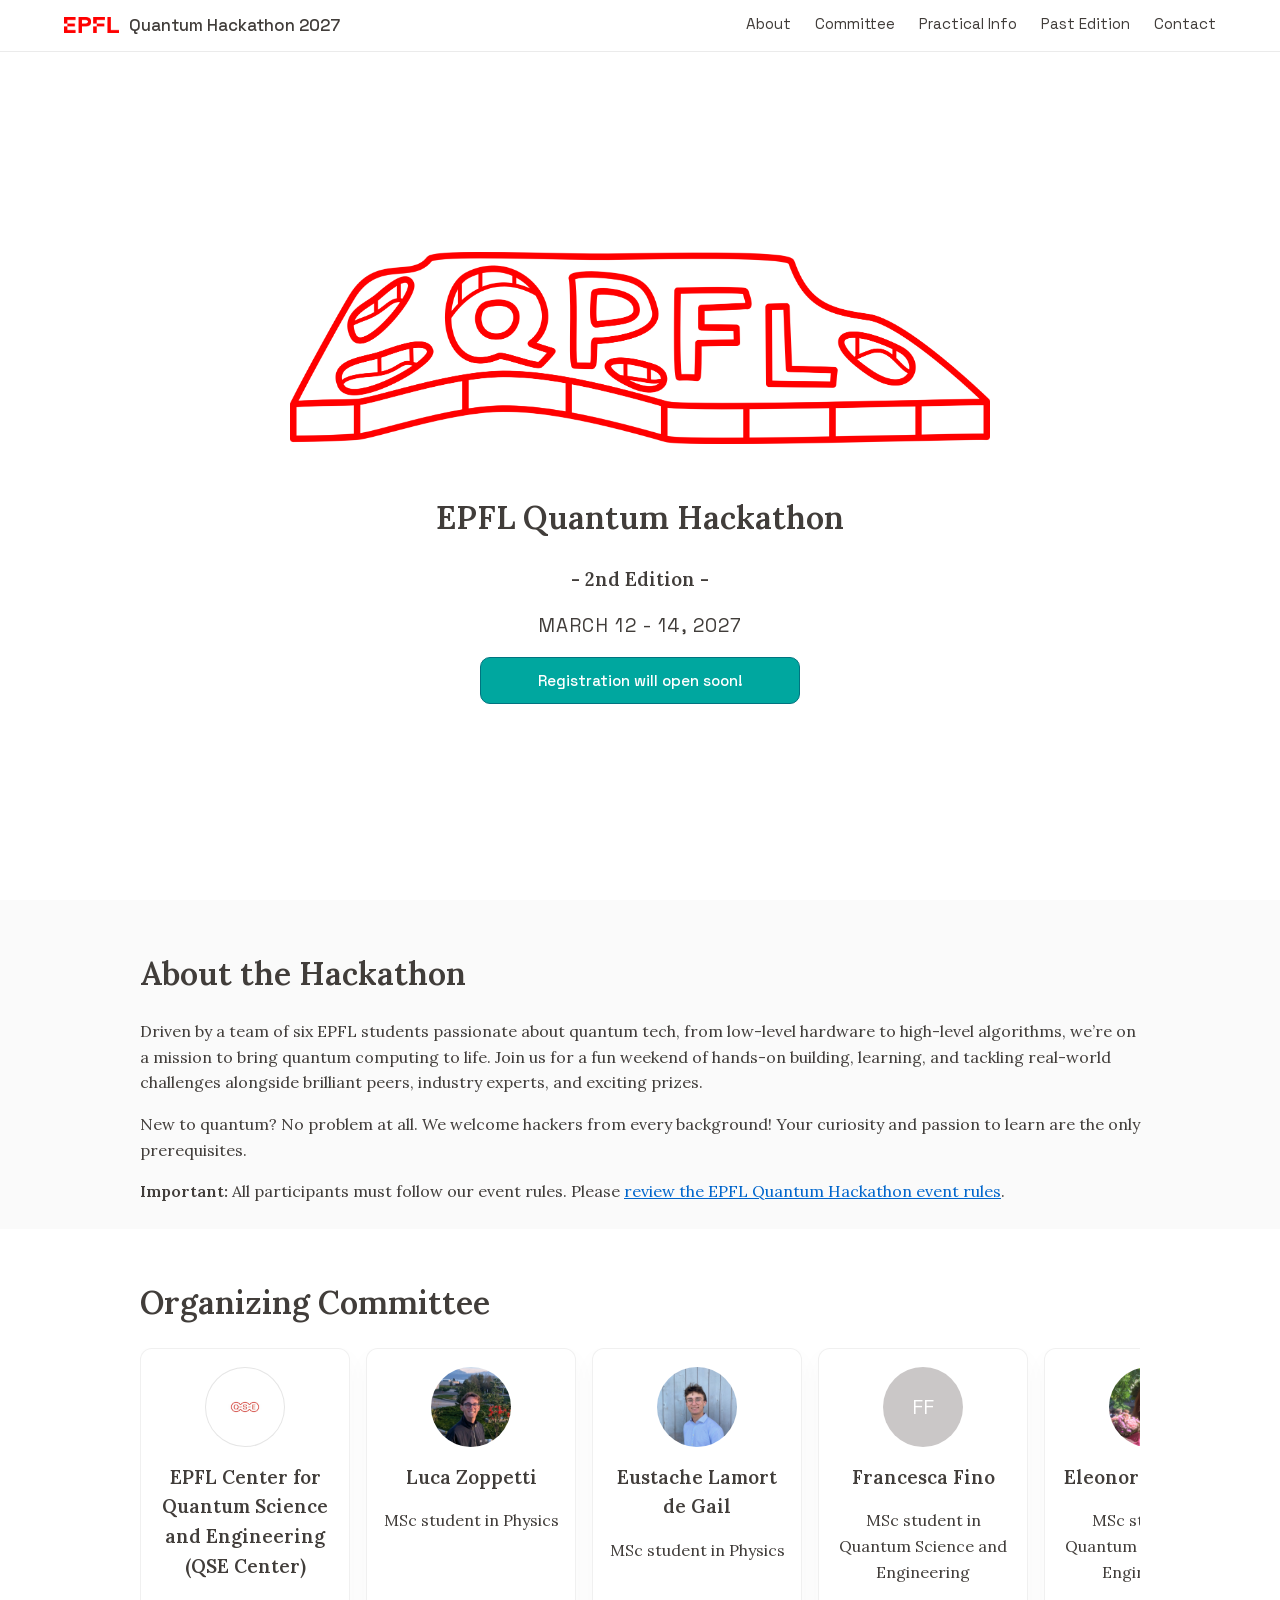
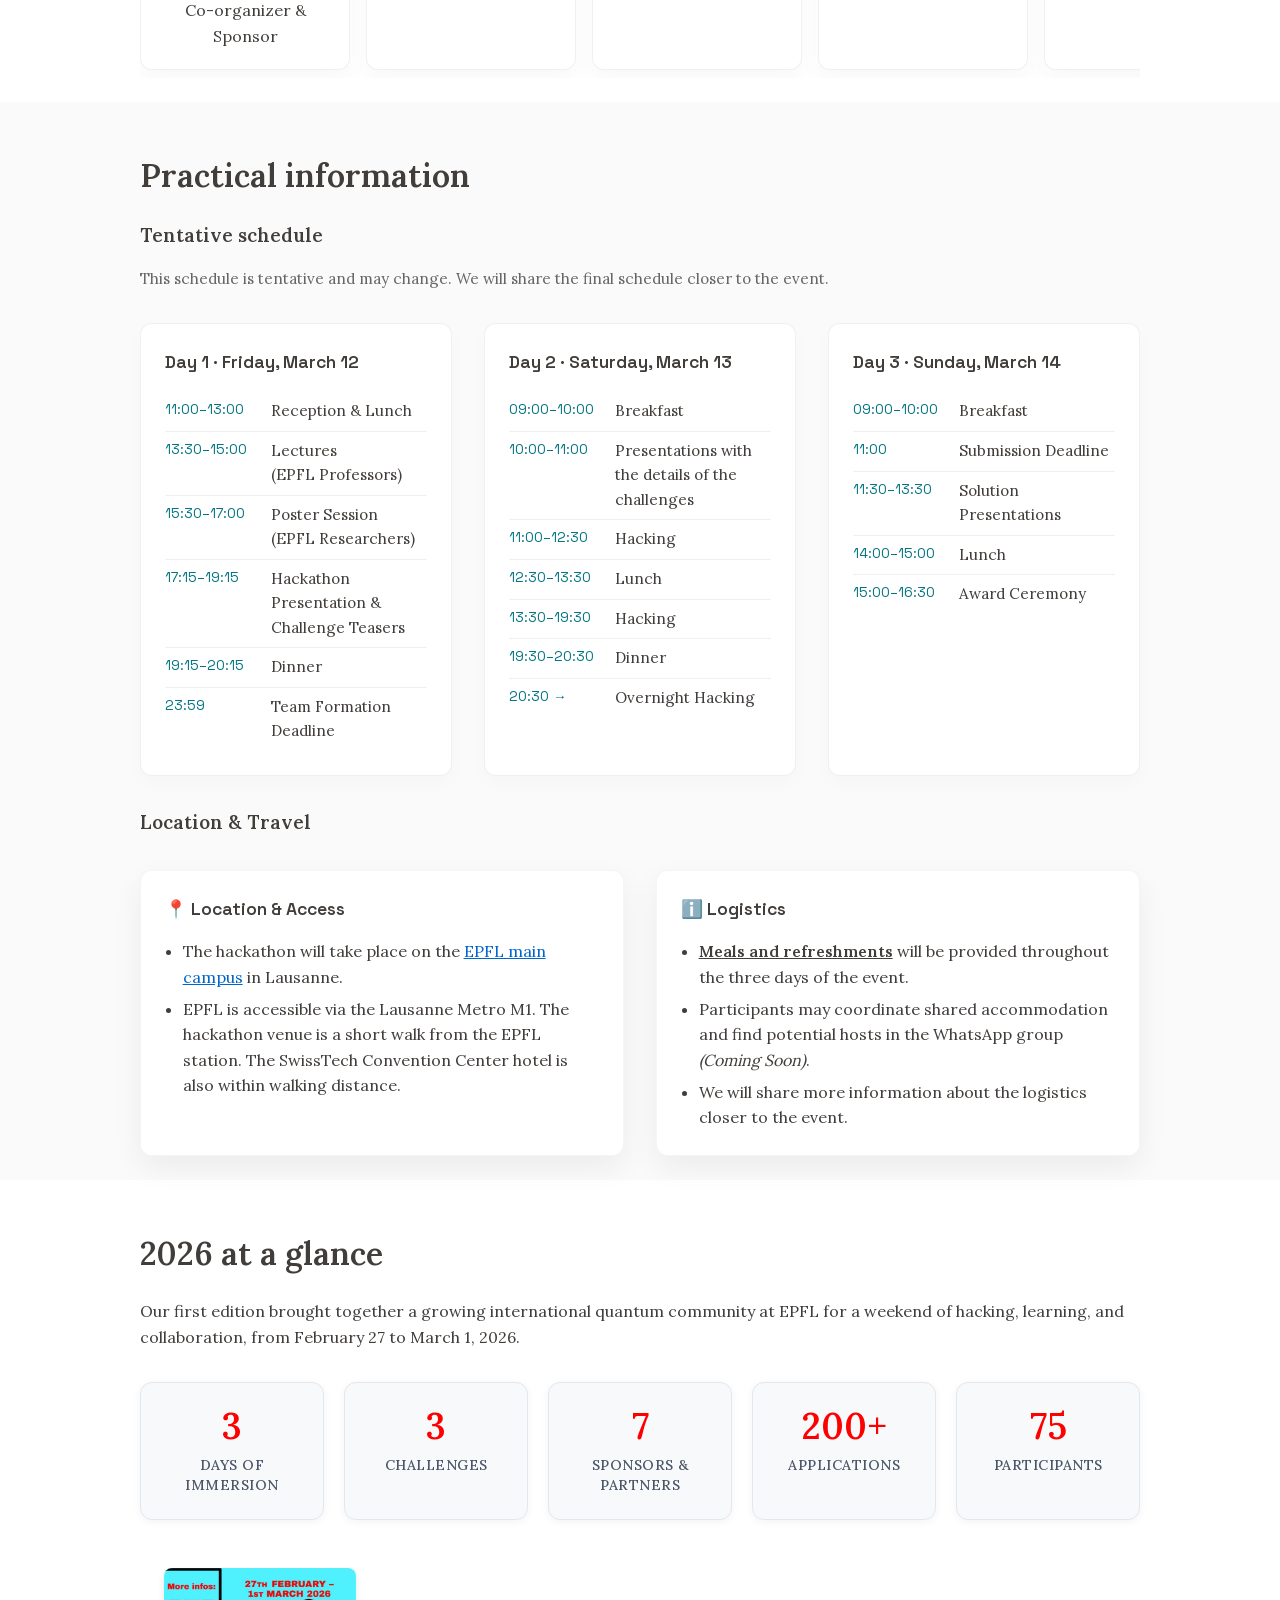
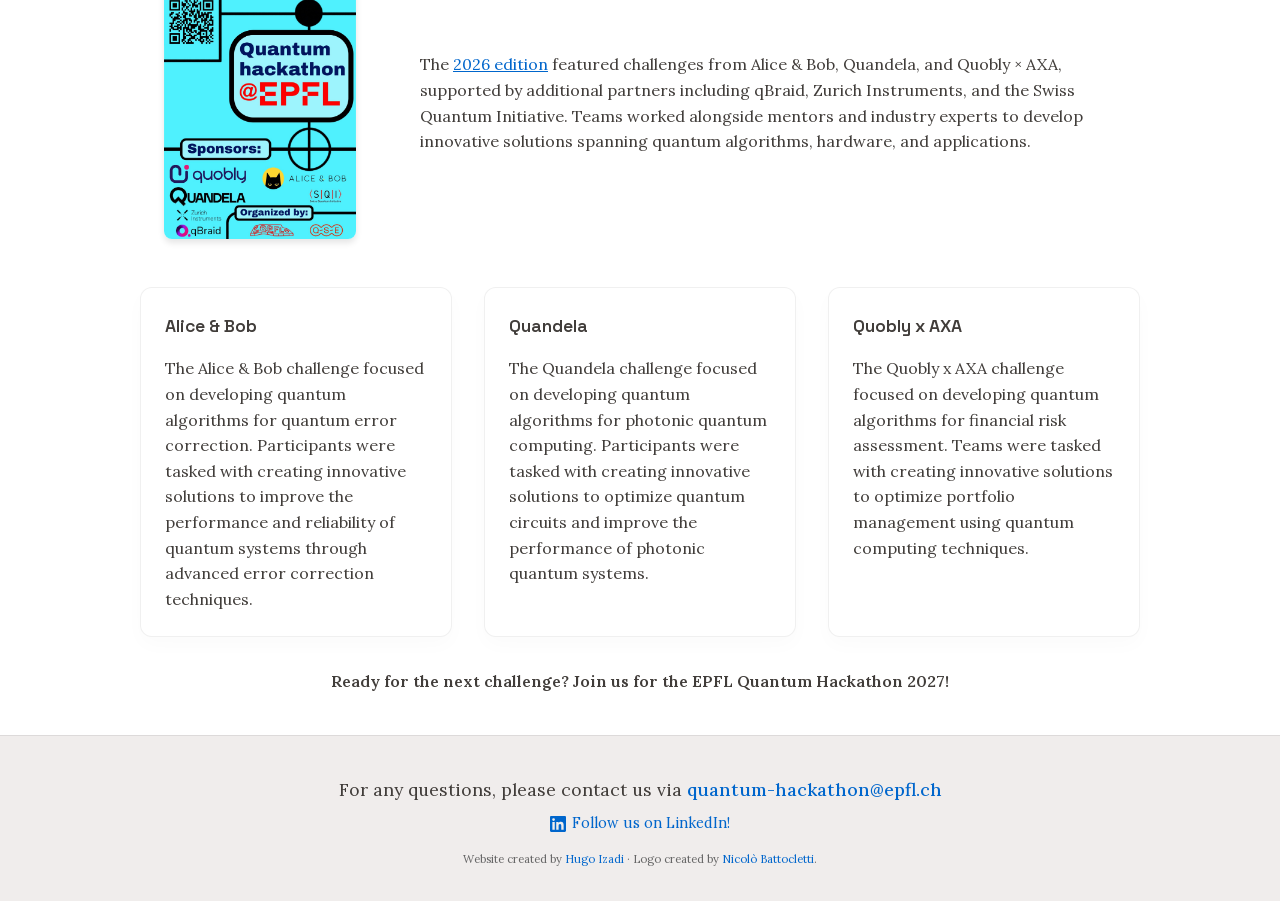
<file: previews/pr-3/index.html>
<!DOCTYPE html><html lang="en"><head><meta charSet="utf-8"/><meta name="viewport" content="width=device-width, initial-scale=1"/><link rel="preload" href="/previews/pr-3/_next/static/media/0c89a48fa5027cee-s.p.2cyn07wtgehh0.woff2" as="font" crossorigin="" type="font/woff2"/><link rel="preload" href="/previews/pr-3/_next/static/media/8c2eb9ceedecfc8e-s.p.23aeddxv5enbo.woff2" as="font" crossorigin="" type="font/woff2"/><link rel="preload" as="image" href="/previews/pr-3/_next/static/media/Logo_EPFL_2019.svg.12ldz2hb6ls-2.png"/><link rel="preload" as="image" href="/previews/pr-3/_next/static/media/red_transparent.21ita78wwsx_d.png"/><link rel="stylesheet" href="/previews/pr-3/_next/static/chunks/438wj-xehatoh.css" data-precedence="next"/><link rel="preload" as="script" fetchPriority="low" href="/previews/pr-3/_next/static/chunks/03yzat1f4g19n.js"/><script src="/previews/pr-3/_next/static/chunks/3avg60e15xwti.js" async=""></script><script src="/previews/pr-3/_next/static/chunks/2coz-oc0ktg99.js" async=""></script><script src="/previews/pr-3/_next/static/chunks/turbopack-3trc6kvv71dcl.js" async=""></script><script src="/previews/pr-3/_next/static/chunks/1r25y6u1-4bvw.js" async=""></script><meta name="theme-color" content="#ffffff"/><title>EPFL Quantum Hackathon 2027 | Lausanne, Switzerland</title><meta name="description" content="Join the EPFL Quantum Hackathon, a three-day quantum computing hackathon at EPFL in Lausanne, Switzerland, on March 12–14, 2027. No prior quantum experience required."/><link rel="manifest" href="/previews/pr-3/site.webmanifest"/><meta name="keywords" content="EPFL,Quantum Hackathon,Quantum Computing,Lausanne,Programming,Hackathon,Quantum Science,Quantum Engineering,Quantum Challenges,Innovation,Technology,Collaboration,Networking,Prizes"/><link rel="canonical" href="https://qpflhackathon.github.io/"/><meta name="google-site-verification" content="2pYWuJ-tNP5xi4Yy2YxbjZFLzrxeaA31fk44xfrjtmo"/><meta property="og:title" content="EPFL Quantum Hackathon 2027"/><meta property="og:description" content="Three days of quantum computing challenges, talks and hacking at EPFL in Lausanne, Switzerland, March 12–14, 2027."/><meta property="og:url" content="https://qpflhackathon.github.io/"/><meta property="og:site_name" content="EPFL Quantum Hackathon"/><meta property="og:locale" content="en_US"/><meta property="og:image" content="https://qpflhackathon.github.io/previews/pr-3/og-image.png"/><meta property="og:image:type" content="image/png"/><meta property="og:image:width" content="1200"/><meta property="og:image:height" content="630"/><meta property="og:image:alt" content="EPFL Quantum Hackathon (QPFL) logo"/><meta property="og:type" content="website"/><meta name="twitter:card" content="summary_large_image"/><meta name="twitter:title" content="EPFL Quantum Hackathon 2027"/><meta name="twitter:description" content="Three days of quantum computing challenges, talks and hacking at EPFL in Lausanne, Switzerland, March 12–14, 2027."/><meta name="twitter:image" content="https://qpflhackathon.github.io/previews/pr-3/og-image.png"/><meta name="twitter:image:alt" content="EPFL Quantum Hackathon (QPFL) logo"/><meta name="twitter:image:type" content="image/png"/><meta name="twitter:image:width" content="1200"/><meta name="twitter:image:height" content="630"/><link rel="icon" href="/previews/pr-3/favicon.ico" sizes="32x32"/><link rel="icon" href="/previews/pr-3/favicon-32x32.png" type="image/png" sizes="32x32"/><link rel="icon" href="/previews/pr-3/favicon-16x16.png" type="image/png" sizes="16x16"/><link rel="apple-touch-icon" href="/previews/pr-3/apple-touch-icon.png" sizes="180x180"/><meta name="next-size-adjust" content=""/><script src="/previews/pr-3/_next/static/chunks/0cz1d0mv5g_q7.js" noModule=""></script></head><body class="lora_c1f8a1fb-module__drd4za__variable space_grotesk_c4bee369-module__3dukea__variable bg-white font-main leading-[1.6] text-taupe"><div hidden=""><!--$--><!--/$--></div><header class="fixed inset-x-0 top-0 z-100 border-b border-black/8 bg-white/95 backdrop-blur-[10px]"><div class="mx-auto flex max-w-[1200px] items-center justify-between px-4 py-3 md:px-6"><a href="#top" class="flex items-center gap-2.5"><img alt="EPFL Logo" width="330" height="96" decoding="async" data-nimg="1" class="h-4 w-auto" style="color:transparent" src="/previews/pr-3/_next/static/media/Logo_EPFL_2019.svg.12ldz2hb6ls-2.png"/><span class="font-ui text-[1.05rem] font-medium">Quantum Hackathon 2027</span></a><button type="button" aria-label="Toggle navigation" aria-controls="primary-nav" aria-expanded="false" class="cursor-pointer p-[0.3rem] md:hidden"><span class="my-1 block h-0.5 w-5 bg-taupe transition duration-200 "></span><span class="my-1 block h-0.5 w-5 bg-taupe transition duration-200 "></span></button><nav id="primary-nav" class="absolute inset-x-0 top-full flex flex-col gap-6 overflow-hidden bg-white/98 px-6 pt-2 pb-4 font-ui transition-[max-height,opacity] duration-250 md:pointer-events-auto md:static md:max-h-none md:flex-row md:overflow-visible md:bg-transparent md:p-0 md:opacity-100 pointer-events-none max-h-0 opacity-0"><a href="#about" class="relative pb-0.5 text-[0.95rem] after:absolute after:bottom-0 after:left-0 after:h-0.5 after:w-0 after:bg-taupe after:transition-[width] after:duration-200 hover:after:w-full focus-visible:after:w-full max-md:py-[0.35rem]">About</a><a href="#committee" class="relative pb-0.5 text-[0.95rem] after:absolute after:bottom-0 after:left-0 after:h-0.5 after:w-0 after:bg-taupe after:transition-[width] after:duration-200 hover:after:w-full focus-visible:after:w-full max-md:py-[0.35rem]">Committee</a><a href="#practical" class="relative pb-0.5 text-[0.95rem] after:absolute after:bottom-0 after:left-0 after:h-0.5 after:w-0 after:bg-taupe after:transition-[width] after:duration-200 hover:after:w-full focus-visible:after:w-full max-md:py-[0.35rem]">Practical Info</a><a href="#2026" class="relative pb-0.5 text-[0.95rem] after:absolute after:bottom-0 after:left-0 after:h-0.5 after:w-0 after:bg-taupe after:transition-[width] after:duration-200 hover:after:w-full focus-visible:after:w-full max-md:py-[0.35rem]">Past Edition</a><a href="#contact" class="relative pb-0.5 text-[0.95rem] after:absolute after:bottom-0 after:left-0 after:h-0.5 after:w-0 after:bg-taupe after:transition-[width] after:duration-200 hover:after:w-full focus-visible:after:w-full max-md:py-[0.35rem]">Contact</a></nav></div></header><main><script type="application/ld+json">{"@context":"https://schema.org","@type":"Event","name":"EPFL Quantum Hackathon 2027","description":"A three-day quantum computing hackathon at EPFL with lectures, a poster session and hands-on hacking.","startDate":"2027-03-12","endDate":"2027-03-14","eventStatus":"https://schema.org/EventScheduled","eventAttendanceMode":"https://schema.org/OfflineEventAttendanceMode","location":{"@type":"Place","name":"EPFL","address":{"@type":"PostalAddress","addressLocality":"Lausanne","postalCode":"1015","addressCountry":"CH"}},"image":"https://qpflhackathon.github.io/og-image.png","url":"https://qpflhackathon.github.io/","organizer":{"@type":"Organization","name":"EPFL Quantum Hackathon","url":"https://qpflhackathon.github.io/","sameAs":["https://www.linkedin.com/company/epfl-quantum-hackathon"]}}</script><section id="top" class="flex min-h-screen items-center justify-center px-6 pt-20 pb-12 md:pt-24 lg:pt-26"><div class="mx-auto max-w-[900px] text-center lg:max-w-[1000px]"><img alt="QPFL logo" width="4248" height="1167" decoding="async" data-nimg="1" class="mx-auto mb-12 h-auto w-[min(70vw,700px)]" style="color:transparent" src="/previews/pr-3/_next/static/media/red_transparent.21ita78wwsx_d.png"/><div class="mt-8"><h1 class="my-[0.67em] text-[2rem] font-semibold">EPFL Quantum Hackathon</h1><p class="my-4 text-[1.17rem] font-semibold">- <!-- -->2nd Edition<!-- --> -</p><p class="my-4 font-ui text-[1.2rem] tracking-[0.06em] uppercase">March 12 - 14, 2027</p><div class="mx-auto w-80 max-w-full"><span class="inline-block cursor-pointer rounded-[10px] border-[1.5px] px-[1.4rem] py-[0.65rem] font-ui text-[0.95rem] transition duration-250 border-canard bg-leman font-medium text-white hover:bg-canard focus-visible:bg-canard w-full">Registration will open soon!</span></div></div></div></section><section id="about" class="p-6 bg-surface"><div class="mx-auto max-w-[1000px]"><h2 class="mt-6 mb-5 text-[2rem] font-semibold">About the Hackathon</h2><div class="space-y-4"><p>Driven by a team of six EPFL students passionate about quantum tech, from low-level hardware to high-level algorithms, we’re on a mission to bring quantum computing to life. Join us for a fun weekend of hands-on building, learning, and tackling real-world challenges alongside brilliant peers, industry experts, and exciting prizes.</p><p>New to quantum? No problem at all. We welcome hackers from every background! Your curiosity and passion to learn are the only prerequisites.</p><p><strong>Important:</strong> All participants must follow our event rules. Please<!-- --> <a target="_blank" rel="noopener noreferrer" class="text-link underline" href="https://drive.google.com/file/d/1_Djqqxee0Qn7CyQc63CXTcZZHMFusObD/view?usp=share_link">review the EPFL Quantum Hackathon event rules</a>.</p></div></div></section><section id="committee" class="p-6 bg-white"><div class="mx-auto max-w-[1000px]"><h2 class="mt-6 mb-5 text-[2rem] font-semibold">Organizing Committee</h2><div aria-label="Organizing committee" class="flex snap-x snap-mandatory gap-4 overflow-x-auto pb-2"><article class="flex-[0_0_210px] snap-start rounded-xl border border-black/6 bg-white px-4 pt-[1.1rem] pb-[1.2rem] text-center shadow-[0_10px_25px_rgba(0,0,0,0.03)]"><a target="_blank" rel="noopener noreferrer" class="mx-auto mb-3 flex size-20 items-center justify-center overflow-hidden rounded-full border border-black/10 bg-white p-5" href="https://www.linkedin.com/company/epfl-center-for-quantum-science-and-engineering-qse" aria-label="QSE EPFL website"><img alt="EPFL Center for Quantum Science and Engineering (QSE Center) logo" loading="lazy" width="227" height="227" decoding="async" data-nimg="1" class="h-auto max-h-full w-auto object-contain" style="color:transparent" src="/previews/pr-3/_next/static/media/Logo_QSE.2hy7qkpaug7wb.png"/></a><h3 class="my-4 text-[1.17rem] font-semibold">EPFL Center for Quantum Science and Engineering (QSE Center)</h3><p>Co-organizer &amp; Sponsor</p></article><article class="flex-[0_0_210px] snap-start rounded-xl border border-black/6 bg-white px-4 pt-[1.1rem] pb-[1.2rem] text-center shadow-[0_10px_25px_rgba(0,0,0,0.03)]"><a target="_blank" rel="noopener noreferrer" class="mx-auto mb-3 flex size-20 items-center justify-center overflow-hidden rounded-full bg-perle" href="https://www.linkedin.com/in/lucazoppetti/" aria-label="Luca Zoppetti LinkedIn profile"><img alt="" loading="lazy" width="800" height="800" decoding="async" data-nimg="1" class="size-full object-cover" style="color:transparent" src="/previews/pr-3/_next/static/media/Luca_photo.2gpqbq0iqrj55.png"/></a><h3 class="my-4 text-[1.17rem] font-semibold">Luca Zoppetti</h3><p>MSc student in Physics</p></article><article class="flex-[0_0_210px] snap-start rounded-xl border border-black/6 bg-white px-4 pt-[1.1rem] pb-[1.2rem] text-center shadow-[0_10px_25px_rgba(0,0,0,0.03)]"><a target="_blank" rel="noopener noreferrer" class="mx-auto mb-3 flex size-20 items-center justify-center overflow-hidden rounded-full bg-perle" href="https://www.linkedin.com/in/eustachy-lamort-de-gail-a10803265/" aria-label="Eustache Lamort de Gail LinkedIn profile"><img alt="" loading="lazy" width="800" height="800" decoding="async" data-nimg="1" class="size-full object-cover" style="color:transparent" src="/previews/pr-3/_next/static/media/Eustache_photo.3jf0un4us1eg9.jpeg"/></a><h3 class="my-4 text-[1.17rem] font-semibold">Eustache Lamort de Gail</h3><p>MSc student in Physics</p></article><article class="flex-[0_0_210px] snap-start rounded-xl border border-black/6 bg-white px-4 pt-[1.1rem] pb-[1.2rem] text-center shadow-[0_10px_25px_rgba(0,0,0,0.03)]"><a target="_blank" rel="noopener noreferrer" class="mx-auto mb-3 flex size-20 items-center justify-center overflow-hidden rounded-full bg-perle" href="https://www.linkedin.com/in/francesca-fino-b62a37250/" aria-label="Francesca Fino LinkedIn profile"><span class="font-ui text-xl text-white" aria-hidden="true">FF</span></a><h3 class="my-4 text-[1.17rem] font-semibold">Francesca Fino</h3><p>MSc student in Quantum Science and Engineering</p></article><article class="flex-[0_0_210px] snap-start rounded-xl border border-black/6 bg-white px-4 pt-[1.1rem] pb-[1.2rem] text-center shadow-[0_10px_25px_rgba(0,0,0,0.03)]"><a target="_blank" rel="noopener noreferrer" class="mx-auto mb-3 flex size-20 items-center justify-center overflow-hidden rounded-full bg-perle" href="https://www.linkedin.com/in/eleonora-giuliani/" aria-label="Eleonora Giuliani LinkedIn profile"><img alt="" loading="lazy" width="800" height="800" decoding="async" data-nimg="1" class="size-full object-cover" style="color:transparent" src="/previews/pr-3/_next/static/media/Eleonora_photo.1bs4m_fxk6spl.jpeg"/></a><h3 class="my-4 text-[1.17rem] font-semibold">Eleonora Giuliani</h3><p>MSc student in Quantum Science and Engineering</p></article><article class="flex-[0_0_210px] snap-start rounded-xl border border-black/6 bg-white px-4 pt-[1.1rem] pb-[1.2rem] text-center shadow-[0_10px_25px_rgba(0,0,0,0.03)]"><a target="_blank" rel="noopener noreferrer" class="mx-auto mb-3 flex size-20 items-center justify-center overflow-hidden rounded-full bg-perle" href="https://www.linkedin.com/in/alessandro-garino-78a345297/" aria-label="Alessandro Garino LinkedIn profile"><img alt="" loading="lazy" width="800" height="800" decoding="async" data-nimg="1" class="size-full object-cover" style="color:transparent" src="/previews/pr-3/_next/static/media/Alessandro_photo.37tvjrld7xs91.jpeg"/></a><h3 class="my-4 text-[1.17rem] font-semibold">Alessandro Garino</h3><p>MSc student in Quantum Science and Engineering</p></article><article class="flex-[0_0_210px] snap-start rounded-xl border border-black/6 bg-white px-4 pt-[1.1rem] pb-[1.2rem] text-center shadow-[0_10px_25px_rgba(0,0,0,0.03)]"><a target="_blank" rel="noopener noreferrer" class="mx-auto mb-3 flex size-20 items-center justify-center overflow-hidden rounded-full bg-perle" href="https://www.linkedin.com/in/ken-zou-54a08b226/" aria-label="Ken Zou LinkedIn profile"><img alt="" loading="lazy" width="800" height="800" decoding="async" data-nimg="1" class="size-full object-cover" style="color:transparent" src="/previews/pr-3/_next/static/media/Ken_photo.3amtgpe8nijj0.jpeg"/></a><h3 class="my-4 text-[1.17rem] font-semibold">Ken Zou</h3><p>MSc student in Quantum Science and Engineering</p></article></div></div></section><section id="practical" class="p-6 bg-surface"><div class="mx-auto max-w-[1000px]"><h2 class="mt-6 mb-5 text-[2rem] font-semibold">Practical information</h2><h3 class="my-4 text-[1.17rem] font-semibold">Tentative schedule</h3><p class="text-[0.95rem] text-subtle">This schedule is tentative and may change. We will share the final schedule closer to the event.</p><div class="mt-8 grid gap-8 md:grid-cols-3"><div class="rounded-xl border bg-white p-6 border-black/6 shadow-card"><h3 class="mb-4 font-ui text-[1.1rem] font-semibold">Day 1 · Friday, March 12</h3><ul><li class="grid grid-cols-[90px_1fr] gap-4 border-b border-black/6 py-[0.45rem] last:border-b-0"><span class="font-ui text-[0.85rem] whitespace-nowrap text-canard">11:00–13:00</span><span class="text-[0.95rem]">Reception &amp; Lunch</span></li><li class="grid grid-cols-[90px_1fr] gap-4 border-b border-black/6 py-[0.45rem] last:border-b-0"><span class="font-ui text-[0.85rem] whitespace-nowrap text-canard">13:30–15:00</span><span class="text-[0.95rem]">Lectures<br/>(EPFL Professors)</span></li><li class="grid grid-cols-[90px_1fr] gap-4 border-b border-black/6 py-[0.45rem] last:border-b-0"><span class="font-ui text-[0.85rem] whitespace-nowrap text-canard">15:30–17:00</span><span class="text-[0.95rem]">Poster Session<br/>(EPFL Researchers)</span></li><li class="grid grid-cols-[90px_1fr] gap-4 border-b border-black/6 py-[0.45rem] last:border-b-0"><span class="font-ui text-[0.85rem] whitespace-nowrap text-canard">17:15–19:15</span><span class="text-[0.95rem]">Hackathon Presentation &amp; Challenge Teasers</span></li><li class="grid grid-cols-[90px_1fr] gap-4 border-b border-black/6 py-[0.45rem] last:border-b-0"><span class="font-ui text-[0.85rem] whitespace-nowrap text-canard">19:15–20:15</span><span class="text-[0.95rem]">Dinner</span></li><li class="grid grid-cols-[90px_1fr] gap-4 border-b border-black/6 py-[0.45rem] last:border-b-0"><span class="font-ui text-[0.85rem] whitespace-nowrap text-canard">23:59</span><span class="text-[0.95rem]">Team Formation Deadline</span></li></ul></div><div class="rounded-xl border bg-white p-6 border-black/6 shadow-card"><h3 class="mb-4 font-ui text-[1.1rem] font-semibold">Day 2 · Saturday, March 13</h3><ul><li class="grid grid-cols-[90px_1fr] gap-4 border-b border-black/6 py-[0.45rem] last:border-b-0"><span class="font-ui text-[0.85rem] whitespace-nowrap text-canard">09:00–10:00</span><span class="text-[0.95rem]">Breakfast</span></li><li class="grid grid-cols-[90px_1fr] gap-4 border-b border-black/6 py-[0.45rem] last:border-b-0"><span class="font-ui text-[0.85rem] whitespace-nowrap text-canard">10:00–11:00</span><span class="text-[0.95rem]">Presentations with the details of the challenges</span></li><li class="grid grid-cols-[90px_1fr] gap-4 border-b border-black/6 py-[0.45rem] last:border-b-0"><span class="font-ui text-[0.85rem] whitespace-nowrap text-canard">11:00–12:30</span><span class="text-[0.95rem]">Hacking</span></li><li class="grid grid-cols-[90px_1fr] gap-4 border-b border-black/6 py-[0.45rem] last:border-b-0"><span class="font-ui text-[0.85rem] whitespace-nowrap text-canard">12:30–13:30</span><span class="text-[0.95rem]">Lunch</span></li><li class="grid grid-cols-[90px_1fr] gap-4 border-b border-black/6 py-[0.45rem] last:border-b-0"><span class="font-ui text-[0.85rem] whitespace-nowrap text-canard">13:30–19:30</span><span class="text-[0.95rem]">Hacking</span></li><li class="grid grid-cols-[90px_1fr] gap-4 border-b border-black/6 py-[0.45rem] last:border-b-0"><span class="font-ui text-[0.85rem] whitespace-nowrap text-canard">19:30–20:30</span><span class="text-[0.95rem]">Dinner</span></li><li class="grid grid-cols-[90px_1fr] gap-4 border-b border-black/6 py-[0.45rem] last:border-b-0"><span class="font-ui text-[0.85rem] whitespace-nowrap text-canard">20:30 →</span><span class="text-[0.95rem]">Overnight Hacking</span></li></ul></div><div class="rounded-xl border bg-white p-6 border-black/6 shadow-card"><h3 class="mb-4 font-ui text-[1.1rem] font-semibold">Day 3 · Sunday, March 14</h3><ul><li class="grid grid-cols-[90px_1fr] gap-4 border-b border-black/6 py-[0.45rem] last:border-b-0"><span class="font-ui text-[0.85rem] whitespace-nowrap text-canard">09:00–10:00</span><span class="text-[0.95rem]">Breakfast</span></li><li class="grid grid-cols-[90px_1fr] gap-4 border-b border-black/6 py-[0.45rem] last:border-b-0"><span class="font-ui text-[0.85rem] whitespace-nowrap text-canard">11:00</span><span class="text-[0.95rem]">Submission Deadline</span></li><li class="grid grid-cols-[90px_1fr] gap-4 border-b border-black/6 py-[0.45rem] last:border-b-0"><span class="font-ui text-[0.85rem] whitespace-nowrap text-canard">11:30–13:30</span><span class="text-[0.95rem]">Solution Presentations</span></li><li class="grid grid-cols-[90px_1fr] gap-4 border-b border-black/6 py-[0.45rem] last:border-b-0"><span class="font-ui text-[0.85rem] whitespace-nowrap text-canard">14:00–15:00</span><span class="text-[0.95rem]">Lunch</span></li><li class="grid grid-cols-[90px_1fr] gap-4 border-b border-black/6 py-[0.45rem] last:border-b-0"><span class="font-ui text-[0.85rem] whitespace-nowrap text-canard">15:00–16:30</span><span class="text-[0.95rem]">Award Ceremony</span></li></ul></div></div><div class="mt-8"><h3 class="my-4 text-[1.17rem] font-semibold">Location &amp; Travel</h3></div><div class="mt-8 grid gap-8 md:grid-cols-2"><div class="rounded-xl border bg-white p-6 border-black/4 shadow-soft"><h3 class="mb-4 font-ui text-[1.1rem] font-semibold">📍 Location &amp; Access</h3><ul class="list-disc space-y-[0.4rem] pl-[1.1rem]"><li>The hackathon will take place on the<!-- --> <a target="_blank" rel="noopener noreferrer" class="text-link underline" href="https://plan.epfl.ch/?lang=en">EPFL main campus</a> in Lausanne.</li><li>EPFL is accessible via the Lausanne Metro M1. The hackathon venue is a short walk from the EPFL station. The SwissTech Convention Center hotel is also within walking distance.</li></ul></div><div class="rounded-xl border bg-white p-6 border-black/4 shadow-soft"><h3 class="mb-4 font-ui text-[1.1rem] font-semibold">ℹ️ Logistics</h3><ul class="list-disc space-y-[0.4rem] pl-[1.1rem]"><li><strong class="underline">Meals and refreshments</strong> will be provided throughout the three days of the event.</li><li>Participants may coordinate shared accommodation and find potential hosts in the WhatsApp group <i>(Coming Soon)</i>.</li><li>We will share more information about the logistics closer to the event.</li></ul></div></div></div></section><section id="2026" class="p-6 bg-white"><div class="mx-auto max-w-[1000px]"><h2 class="mt-6 mb-5 text-[2rem] font-semibold">2026 at a glance</h2><p>Our first edition brought together a growing international quantum community at EPFL for a weekend of hacking, learning, and collaboration, from February 27 to March 1, 2026.</p><div class="my-8 grid grid-cols-[repeat(auto-fit,minmax(160px,1fr))] gap-5"><div class="rounded-xl border border-[#e2e8f0] bg-[#f8f9fa] px-4 py-6 text-center shadow-[0_2px_8px_rgba(0,0,0,0.05)] transition duration-200 hover:-translate-y-1 hover:shadow-[0_8px_16px_rgba(0,0,0,0.1)]"><span class="mb-2 block text-[2.25rem] leading-[1.1] font-semibold text-rouge">3</span><span class="block text-sm font-medium tracking-[0.5px] text-[#4a5568] uppercase">days of immersion</span></div><div class="rounded-xl border border-[#e2e8f0] bg-[#f8f9fa] px-4 py-6 text-center shadow-[0_2px_8px_rgba(0,0,0,0.05)] transition duration-200 hover:-translate-y-1 hover:shadow-[0_8px_16px_rgba(0,0,0,0.1)]"><span class="mb-2 block text-[2.25rem] leading-[1.1] font-semibold text-rouge">3</span><span class="block text-sm font-medium tracking-[0.5px] text-[#4a5568] uppercase">challenges</span></div><div class="rounded-xl border border-[#e2e8f0] bg-[#f8f9fa] px-4 py-6 text-center shadow-[0_2px_8px_rgba(0,0,0,0.05)] transition duration-200 hover:-translate-y-1 hover:shadow-[0_8px_16px_rgba(0,0,0,0.1)]"><span class="mb-2 block text-[2.25rem] leading-[1.1] font-semibold text-rouge">7</span><span class="block text-sm font-medium tracking-[0.5px] text-[#4a5568] uppercase">Sponsors &amp; Partners</span></div><div class="rounded-xl border border-[#e2e8f0] bg-[#f8f9fa] px-4 py-6 text-center shadow-[0_2px_8px_rgba(0,0,0,0.05)] transition duration-200 hover:-translate-y-1 hover:shadow-[0_8px_16px_rgba(0,0,0,0.1)]"><span class="mb-2 block text-[2.25rem] leading-[1.1] font-semibold text-rouge">200+</span><span class="block text-sm font-medium tracking-[0.5px] text-[#4a5568] uppercase">applications</span></div><div class="rounded-xl border border-[#e2e8f0] bg-[#f8f9fa] px-4 py-6 text-center shadow-[0_2px_8px_rgba(0,0,0,0.05)] transition duration-200 hover:-translate-y-1 hover:shadow-[0_8px_16px_rgba(0,0,0,0.1)]"><span class="mb-2 block text-[2.25rem] leading-[1.1] font-semibold text-rouge">75</span><span class="block text-sm font-medium tracking-[0.5px] text-[#4a5568] uppercase">Participants</span></div></div><div class="flex flex-col items-center gap-10 md:flex-row"><a target="_blank" rel="noopener noreferrer" class="w-full md:flex-1" href="https://www.linkedin.com/posts/epfl-quantum-hackathon_hi-everyone-we-are-back-i-hope-you-activity-7415387589521764352-yxvY/" aria-label="LinkedIn post"><img alt="2026 QPFL Hackathon poster" loading="lazy" width="1280" height="1809" decoding="async" data-nimg="1" class="mx-auto my-4 h-auto w-[300px] max-w-[80%] rounded-lg shadow-[0_4px_6px_rgba(0,0,0,0.1)]" style="color:transparent" src="/previews/pr-3/_next/static/media/2026_poster.2h7xbqjqrzfi-.jpeg"/></a><p class="md:flex-3">The <a target="_blank" rel="noopener noreferrer" class="text-link underline" href="https://actu.epfl.ch/news/students-launch-successful-quantum-hackathon-at-ep/">2026 edition</a> featured challenges from Alice &amp; Bob, Quandela, and Quobly × AXA, supported by additional partners including qBraid, Zurich Instruments, and the Swiss Quantum Initiative. Teams worked alongside mentors and industry experts to develop innovative solutions spanning quantum algorithms, hardware, and applications.</p></div><div class="mt-8 grid gap-8 md:grid-cols-3"><div class="rounded-xl border bg-white p-6 border-black/6 shadow-card"><h3 class="mb-4 font-ui text-[1.1rem] font-semibold">Alice &amp; Bob</h3><p>The Alice &amp; Bob challenge focused on developing quantum algorithms for quantum error correction. Participants were tasked with creating innovative solutions to improve the performance and reliability of quantum systems through advanced error correction techniques.</p></div><div class="rounded-xl border bg-white p-6 border-black/6 shadow-card"><h3 class="mb-4 font-ui text-[1.1rem] font-semibold">Quandela</h3><p>The Quandela challenge focused on developing quantum algorithms for photonic quantum computing. Participants were tasked with creating innovative solutions to optimize quantum circuits and improve the performance of photonic quantum systems.</p></div><div class="rounded-xl border bg-white p-6 border-black/6 shadow-card"><h3 class="mb-4 font-ui text-[1.1rem] font-semibold">Quobly x AXA</h3><p>The Quobly x AXA challenge focused on developing quantum algorithms for financial risk assessment. Teams were tasked with creating innovative solutions to optimize portfolio management using quantum computing techniques.</p></div></div><p class="mt-8 mb-4 text-center font-semibold">Ready for the next challenge? Join us for the EPFL Quantum Hackathon 2027!</p></div></section><!--$--><!--/$--></main><footer id="contact" class="border-t border-black/8 bg-sand px-6 pt-10 pb-8"><div class="mx-auto flex max-w-[1000px] flex-col items-center text-center"><p class="mb-2 text-[1.1rem]">For any questions, please contact us via<!-- --> <a href="mailto:quantum-hackathon@epfl.ch" class="font-medium text-link">quantum-hackathon@epfl.ch</a></p><a target="_blank" rel="noopener noreferrer" class="inline-flex items-center gap-1.5 text-[0.9rem] text-link" href="https://www.linkedin.com/company/epfl-quantum-hackathon"><svg viewBox="0 0 24 24" fill="currentColor" aria-hidden="true" class="size-4"><path d="M20.447 20.452h-3.554v-5.569c0-1.328-.027-3.037-1.852-3.037-1.853 0-2.136 1.445-2.136 2.939v5.667H9.351V9h3.414v1.561h.046c.477-.9 1.637-1.85 3.37-1.85 3.601 0 4.267 2.37 4.267 5.455v6.286zM5.337 7.433a2.062 2.062 0 1 1 0-4.125 2.062 2.062 0 0 1 0 4.125zm1.782 13.019H3.555V9h3.564v11.452zM22.225 0H1.771C.792 0 0 .774 0 1.729v20.542C0 23.227.792 24 1.771 24h20.451C23.2 24 24 23.227 24 22.271V1.729C24 .774 23.2 0 22.222 0h.003z"></path></svg>Follow us on LinkedIn!</a><p class="mt-4 text-[0.7rem] text-subtle">Website created by<!-- --> <a target="_blank" rel="noopener noreferrer" class="text-link" href="https://www.linkedin.com/in/hugoizadi/">Hugo Izadi</a> <!-- -->· Logo created by<!-- --> <a target="_blank" rel="noopener noreferrer" class="text-link" href="https://www.linkedin.com/in/nicolobattocletti/">Nicolò Battocletti</a>.</p></div></footer><script src="/previews/pr-3/_next/static/chunks/03yzat1f4g19n.js" id="_R_" async=""></script><script>(self.__next_f=self.__next_f||[]).push([0])</script><script>self.__next_f.push([1,"1:\"$Sreact.fragment\"\n2:I[2971,[\"/previews/pr-3/_next/static/chunks/1r25y6u1-4bvw.js\"],\"Header\"]\n3:I[179,[\"/previews/pr-3/_next/static/chunks/1r25y6u1-4bvw.js\"],\"default\"]\n4:I[63928,[\"/previews/pr-3/_next/static/chunks/1r25y6u1-4bvw.js\"],\"default\"]\nc:I[57260,[\"/previews/pr-3/_next/static/chunks/1r25y6u1-4bvw.js\"],\"default\",1]\n:HL[\"/previews/pr-3/_next/static/chunks/438wj-xehatoh.css\",\"style\"]\n:HL[\"/previews/pr-3/_next/static/media/0c89a48fa5027cee-s.p.2cyn07wtgehh0.woff2\",\"font\",{\"crossOrigin\":\"\",\"type\":\"font/woff2\"}]\n:HL[\"/previews/pr-3/_next/static/media/8c2eb9ceedecfc8e-s.p.23aeddxv5enbo.woff2\",\"font\",{\"crossOrigin\":\"\",\"type\":\"font/woff2\"}]\n0:{\"P\":null,\"c\":[\"\",\"\"],\"q\":\"\",\"i\":false,\"f\":[[[\"\",{\"children\":[\"__PAGE__\",{},\"$undefined\",\"$undefined\",4608]},\"$undefined\",\"$undefined\",4624],[[\"$\",\"$1\",\"c\",{\"children\":[[[\"$\",\"link\",\"0\",{\"rel\":\"stylesheet\",\"href\":\"/previews/pr-3/_next/static/chunks/438wj-xehatoh.css\",\"precedence\":\"next\",\"crossOrigin\":\"$undefined\",\"nonce\":\"$undefined\"}],[\"$\",\"script\",\"script-0\",{\"src\":\"/previews/pr-3/_next/static/chunks/1r25y6u1-4bvw.js\",\"async\":true,\"nonce\":\"$undefined\"}]],[\"$\",\"html\",null,{\"lang\":\"en\",\"children\":[\"$\",\"body\",null,{\"className\":\"lora_c1f8a1fb-module__drd4za__variable space_grotesk_c4bee369-module__3dukea__variable bg-white font-main leading-[1.6] text-taupe\",\"children\":[[\"$\",\"$L2\",null,{}],[\"$\",\"main\",null,{\"children\":[\"$\",\"$L3\",null,{\"parallelRouterKey\":\"children\",\"error\":\"$undefined\",\"errorStyles\":\"$undefined\",\"errorScripts\":\"$undefined\",\"template\":[\"$\",\"$L4\",null,{}],\"templateStyles\":\"$undefined\",\"templateScripts\":\"$undefined\",\"notFound\":[[[\"$\",\"title\",null,{\"children\":\"404: This page could not be found.\"}],[\"$\",\"div\",null,{\"style\":{\"fontFamily\":\"system-ui,\\\"Segoe UI\\\",Roboto,Helvetica,Arial,sans-serif,\\\"Apple Color Emoji\\\",\\\"Segoe UI Emoji\\\"\",\"height\":\"100vh\",\"textAlign\":\"center\",\"display\":\"flex\",\"flexDirection\":\"column\",\"alignItems\":\"center\",\"justifyContent\":\"center\"},\"children\":[\"$\",\"div\",null,{\"children\":[[\"$\",\"style\",null,{\"dangerouslySetInnerHTML\":{\"__html\":\"body{color:#000;background:#fff;margin:0}.next-error-h1{border-right:1px solid rgba(0,0,0,.3)}@media (prefers-color-scheme:dark){body{color:#fff;background:#000}.next-error-h1{border-right:1px solid rgba(255,255,255,.3)}}\"}}],[\"$\",\"h1\",null,{\"className\":\"next-error-h1\",\"style\":{\"display\":\"inline-block\",\"margin\":\"0 20px 0 0\",\"padding\":\"0 23px 0 0\",\"fontSize\":24,\"fontWeight\":500,\"verticalAlign\":\"top\",\"lineHeight\":\"49px\"},\"children\":404}],[\"$\",\"div\",null,{\"style\":{\"display\":\"inline-block\"},\"children\":[\"$\",\"h2\",null,{\"style\":{\"fontSize\":14,\"fontWeight\":400,\"lineHeight\":\"49px\",\"margin\":0},\"children\":\"This page could not be found.\"}]}]]}]}]],[]],\"forbidden\":\"$undefined\",\"unauthorized\":\"$undefined\"}]}],[\"$\",\"footer\",null,{\"id\":\"contact\",\"className\":\"border-t border-black/8 bg-sand px-6 pt-10 pb-8\",\"children\":[\"$\",\"div\",null,{\"className\":\"mx-auto flex max-w-[1000px] flex-col items-center text-center\",\"children\":[[\"$\",\"p\",null,{\"className\":\"mb-2 text-[1.1rem]\",\"children\":[\"For any questions, please contact us via\",\" \",[\"$\",\"a\",null,{\"href\":\"mailto:quantum-hackathon@epfl.ch\",\"className\":\"font-medium text-link\",\"children\":\"quantum-hackathon@epfl.ch\"}]]}],[\"$\",\"a\",null,{\"target\":\"_blank\",\"rel\":\"noopener noreferrer\",\"className\":\"inline-flex items-center gap-1.5 text-[0.9rem] text-link\",\"href\":\"https://www.linkedin.com/company/epfl-quantum-hackathon\",\"children\":[[\"$\",\"svg\",null,{\"viewBox\":\"0 0 24 24\",\"fill\":\"currentColor\",\"aria-hidden\":\"true\",\"className\":\"size-4\",\"children\":[\"$\",\"path\",null,{\"d\":\"M20.447 20.452h-3.554v-5.569c0-1.328-.027-3.037-1.852-3.037-1.853 0-2.136 1.445-2.136 2.939v5.667H9.351V9h3.414v1.561h.046c.477-.9 1.637-1.85 3.37-1.85 3.601 0 4.267 2.37 4.267 5.455v6.286zM5.337 7.433a2.062 2.062 0 1 1 0-4.125 2.062 2.062 0 0 1 0 4.125zm1.782 13.019H3.555V9h3.564v11.452zM22.225 0H1.771C.792 0 0 .774 0 1.729v20.542C0 23.227.792 24 1.771 24h20.451C23.2 24 24 23.227 24 22.271V1.729C24 .774 23.2 0 22.222 0h.003z\"}]}],\"Follow us on LinkedIn!\"]}],[\"$\",\"p\",null,{\"className\":\"mt-4 text-[0.7rem] text-subtle\",\"children\":[\"Website created by\",\" \",[\"$\",\"a\",null,{\"target\":\"_blank\",\"rel\":\"noopener noreferrer\",\"className\":\"text-link\",\"href\":\"https://www.linkedin.com/in/hugoizadi/\",\"children\":\"Hugo Izadi\"}],\" \",\"· Logo created by\",\" \",[\"$\",\"a\",null,{\"target\":\"_blank\",\"rel\":\"noopener noreferrer\",\"className\":\"text-link\",\"href\":\"https://www.linkedin.com/in/nicolobattocletti/\",\"children\":\"Nicolò Battocletti\"}],\".\"]}]]}]}]]}]}]]}],{\"children\":[[\"$\",\"$1\",\"c\",{\"children\":[[[\"$\",\"script\",null,{\"type\":\"application/ld+json\",\"dangerouslySetInnerHTML\":{\"__html\":\"{\\\"@context\\\":\\\"https://schema.org\\\",\\\"@type\\\":\\\"Event\\\",\\\"name\\\":\\\"EPFL Quantum Hackathon 2027\\\",\\\"description\\\":\\\"A three-day quantum computing hackathon at EPFL with lectures, a poster session and hands-on hacking.\\\",\\\"startDate\\\":\\\"2027-03-12\\\",\\\"endDate\\\":\\\"2027-03-14\\\",\\\"eventStatus\\\":\\\"https://schema.org/EventScheduled\\\",\\\"eventAttendanceMode\\\":\\\"https://schema.org/OfflineEventAttendanceMode\\\",\\\"location\\\":{\\\"@type\\\":\\\"Place\\\",\\\"name\\\":\\\"EPFL\\\",\\\"address\\\":{\\\"@type\\\":\\\"PostalAddress\\\",\\\"addressLocality\\\":\\\"Lausanne\\\",\\\"postalCode\\\":\\\"1015\\\",\\\"addressCountry\\\":\\\"CH\\\"}},\\\"image\\\":\\\"https://qpflhackathon.github.io/og-image.png\\\",\\\"url\\\":\\\"https://qpflhackathon.github.io/\\\",\\\"organizer\\\":{\\\"@type\\\":\\\"Organization\\\",\\\"name\\\":\\\"EPFL Quantum Hackathon\\\",\\\"url\\\":\\\"https://qpflhackathon.github.io/\\\",\\\"sameAs\\\":[\\\"https://www.linkedin.com/company/epfl-quantum-hackathon\\\"]}}\"}}],\"$L5\",\"$L6\",\"$L7\",\"$L8\",\"$L9\"],null,\"$La\"]}],{},null,false,null]},null,false,null],\"$Lb\",false]],\"m\":\"$undefined\",\"G\":[\"$c\",[\"$Ld\"]],\"S\":true,\"h\":null,\"r\":\"$undefined\",\"s\":\"$undefined\",\"a\":\"$undefined\",\"l\":\"$undefined\",\"p\":\"$undefined\",\"d\":\"$undefined\",\"b\":\"oZLYntOxRDQ0WZ5X01U28\"}\ne:I[29164,[\"/previews/pr-3/_next/static/chunks/1r25y6u1-4bvw.js\"],\"Image\"]\n20:I[65458,[\"/previews/pr-3/_next/static/chunks/1r25y6u1-4bvw.js\"],\"OutletBoundary\"]\n21:\"$Sreact.suspense\"\n23:I[65458,[\"/previews/pr-3/_next/static/chunks/1r25y6u1-4bvw.js\"],\"ViewportBoundary\"]\n25:I[65458,[\"/previews/pr-3/_next/static/chunks/1r25y6u1-4bvw.js\"],\"MetadataBoundary\"]\n5:[\"$\",\"section\",null,{\"id\":\"top\",\"className\":\"flex min-h-screen items-center justify-center px-6 pt-20 pb-12 md:pt-24 lg:pt-26\",\"children\":[\"$\",\"div\",null,{\"className\":\"mx-auto max-w-[900px] text-center lg:max-w-[1000px]\",\"children\":[[\"$\",\"$Le\",null,{\"src\":{\"src\":\"/previews/pr-3/_next/static/media/red_transparent.21ita78wwsx_d.png\",\"width\":4248,\"height\":1167,\"blurWidth\":8,\"blurHeight\":2,\"blurDataURL\":\"[data-uri]\"},\"alt\":\"QPFL logo\",\"priority\":true,\"className\":\"mx-auto mb-12 h-auto w-[min(70vw,700px)]\"}],[\"$\",\"div\",null,{\"className\":\"mt-8\",\"children\":[[\"$\",\"h1\",null,{\"className\":\"my-[0.67em] text-[2rem] font-semibold\",\"children\":\"EPFL Quantum Hackathon\"}],[\"$\",\"p\",null,{\"className\":\"my-4 text-[1.17rem] font-semibold\",\"children\":[\"- \",\"2nd Edition\",\" -\"]}],[\"$\",\"p\",null,{\"className\":\"my-4 font-ui text-[1.2rem] tracking-[0.06em] uppercase\",\"children\":\"March 12 - 14, 2027\"}],[\"$\",\"div\",null,{\"className\":\"mx-auto w-80 max-w-full\",\"children\":[\"$\",\"span\",null,{\"className\":\"inline-block cursor-pointer rounded-[10px] border-[1.5px] px-[1.4rem] py-[0.65rem] font-ui text-[0.95rem] transition duration-250 border-canard bg-leman font-medium text-white hover:bg-canard focus-visible:bg-canard w-full\",\"children\":\"Registration will open soon!\"}]}]]}]]}]}]\n6:[\"$\",\"section\",null,{\"id\":\"about\",\"className\":\"p-6 bg-surface\",\"children\":[\"$\",\"div\",null,{\"className\":\"mx-auto max-w-[1000px]\",\"children\":[[\"$\",\"h2\",null,{\"className\":\"mt-6 mb-5 text-[2rem] font-semibold\",\"children\":\"About the Hackathon\"}],[\"$\",\"div\",null,{\"className\":\"space-y-4\",\"children\":[[\"$\",\"p\",null,{\"children\":\"Driven by a team of six EPFL students passionate about quantum tech, from low-level hardware to high-level algorithms, we’re on a mission to bring quantum computing to life. Join us for a fun weekend of hands-on building, learning, and tackling real-world challenges alongside brilliant peers, industry experts, and exciting prizes.\"}],[\"$\",\"p\",null,{\"children\":\"New to quantum? No problem at all. We welcome hackers from every background! Your curiosity and passion to learn are the only prerequisites.\"}],[\"$\",\"p\",null,{\"children\":[[\"$\",\"strong\",null,{\"children\":\"Important:\"}],\" All participants must follow our event rules. Please\",\" \",[\"$\",\"a\",null,{\"target\":\"_blank\",\"rel\":\"noopener noreferrer\",\"className\":\"text-link underline\",\"href\":\"https://drive.google.com/file/d/1_Djqqxee0Qn7CyQc63CXTcZZHMFusObD/view?usp=share_link\",\"children\":\"review the EPFL Quantum Hackathon event rules\"}],\".\"]}]]}]]}]}]\n7:[\"$\",\"section\",null,{\"id\":\"committee\",\"className\":\"p-6 bg-white\",\"children\":[\"$\",\"div\",null,{\"className\":\"mx-auto max-w-[1000px]\",\"children\":[[\"$\",\"h2\",null,{\"className\":\"mt-6 mb-5 text-[2rem] font-semibold\",\"children\":\"Organizing Committee\"}],[\"$\",\"div\",null,{\"aria-label\":\"Organizing committee\",\"className\":\"flex snap-x snap-mandatory gap-4 overflow-x-auto pb-2\",\"children\":[[\"$\",\"article\",\"EPFL Center for Quantum Science and Engineering (QSE Center)\",{\"className\":\"flex-[0_0_210px] snap-start rounded-xl border border-black/6 bg-white px-4 pt-[1.1rem] pb-[1.2rem] text-center shadow-[0_10px_25px_rgba(0,0,0,0.03)]\",\"children\":[[\"$\",\"a\",null,{\"target\":\"_blank\",\"rel\":\"noopener noreferrer\",\"className\":\"mx-auto mb-3 flex size-20 items-center justify-center overflow-hidden rounded-full border border-black/10 bg-white p-5\",\"href\":\"https://www.linkedin.com/company/epfl-center-for-quantum-science-and-engineering-qse\",\"aria-label\":\"QSE EPFL website\",\"children\":[\"$\",\"$Le\",null,{\"src\":{\"src\":\"/previews/pr-3/_next/static/media/Logo_QSE.2hy7qkpaug7wb.png\",\"width\":227,\"height\":227,\"blurWidth\":8,\"blurHeight\":8,\"blurDataURL\":\"[data-uri]\"},\"alt\":\"EPFL Center for Quantum Science and Engineering (QSE Center) logo\",\"className\":\"h-auto max-h-full w-auto object-contain\"}]}],[\"$\",\"h3\",null,{\"className\":\"my-4 text-[1.17rem] font-semibold\",\"children\":\"EPFL Center for Quantum Science and Engineering (QSE Center)\"}],[\"$\",\"p\",null,{\"children\":\"Co-organizer \u0026 Sponsor\"}]]}],[\"$\",\"article\",\"Luca Zoppetti\",{\"className\":\"flex-[0_0_210px] snap-start rounded-xl border border-black/6 bg-white px-4 pt-[1.1rem] pb-[1.2rem] text-center shadow-[0_10px_25px_rgba(0,0,0,0.03)]\",\"children\":[[\"$\",\"a\",null,{\"target\":\"_blank\",\"rel\":\"noopener noreferrer\",\"className\":\"mx-auto mb-3 flex size-20 items-center justify-center overflow-hidden rounded-full bg-perle\",\"href\":\"https://www.linkedin.com/in/lucazoppetti/\",\"aria-label\":\"Luca Zoppetti LinkedIn profile\",\"children\":[\"$\",\"$Le\",null,{\"src\":{\"src\":\"/previews/pr-3/_next/static/media/Luca_photo.2gpqbq0iqrj55.png\",\"width\":800,\"height\":800,\"blurWidth\":8,\"blurHeight\":8,\"blurDataURL\":\"[data-uri]\"},\"alt\":\"\",\"className\":\"size-full object-cover\"}]}],[\"$\",\"h3\",null,{\"className\":\"my-4 text-[1.17rem] font-semibold\",\"children\":\"Luca Zoppetti\"}],[\"$\",\"p\",null,{\"children\":\"MSc student in Physics\"}]]}],[\"$\",\"article\",\"Eustache Lamort de Gail\",{\"className\":\"flex-[0_0_210px] snap-start rounded-xl border border-black/6 bg-white px-4 pt-[1.1rem] pb-[1.2rem] text-center shadow-[0_10px_25px_rgba(0,0,0,0.03)]\",\"children\":[[\"$\",\"a\",null,{\"target\":\"_blank\",\"rel\":\"noopener noreferrer\",\"className\":\"mx-auto mb-3 flex size-20 items-center justify-center overflow-hidden rounded-full bg-perle\",\"href\":\"https://www.linkedin.com/in/eustachy-lamort-de-gail-a10803265/\",\"aria-label\":\"Eustache Lamort de Gail LinkedIn profile\",\"children\":[\"$\",\"$Le\",null,{\"src\":{\"src\":\"/previews/pr-3/_next/static/media/Eustache_photo.3jf0un4us1eg9.jpeg\",\"width\":800,\"height\":800,\"blurWidth\":8,\"blurHeight\":8,\"blurDataURL\":\"[data-uri]\"},\"alt\":\"\",\"className\":\"size-full object-cover\"}]}],\"$Lf\",\"$L10\"]}],\"$L11\",\"$L12\",\"$L13\",\"$L14\"]}]]}]}]\n8:[\"$\",\"section\",null,{\"id\":\"practical\",\"className\":\"p-6 bg-surface\",\"children\":[\"$\",\"div\",null,{\"className\":\"mx-auto max-w-[1000px]\",\"children\":[[\"$\",\"h2\",null,{\"className\":\"mt-6 mb-5 text-[2rem] font-semibold\",\"children\":\"Practical information\"}],[\"$\",\"h3\",null,{\"className\":\"my-4 text-[1.17rem] font-semibold\",\"children\":\"Tentative schedule\"}],[\"$\",\"p\",null,{\"className\":\"text-[0.95rem] text-subtle\",\"children\":\"This schedule is tentative and may change. We will share the final schedule closer to the event.\"}],[\"$\",\"div\",null,{\"className\":\"mt-8 grid gap-8 md:grid-cols-3\",\"children\":[[\"$\",\"div\",\"Day 1 · Friday, March 12\",{\"className\":\"rounded-xl border bg-white p-6 border-black/6 shadow-card\",\"children\":[[\"$\",\"h3\",null,{\"className\":\"mb-4 font-ui text-[1.1rem] font-semibold\",\"children\":\"Day 1 · Friday, March 12\"}],[\"$\",\"ul\",null,{\"children\":[[\"$\",\"li\",\"11:00–13:00-Reception \u0026 Lunch\",{\"className\":\"grid grid-cols-[90px_1fr] gap-4 border-b border-black/6 py-[0.45rem] last:border-b-0\",\"children\":[[\"$\",\"span\",null,{\"className\":\"font-ui text-[0.85rem] whitespace-nowrap text-canard\",\"children\":\"11:00–13:00\"}],[\"$\",\"span\",null,{\"className\":\"text-[0.95rem]\",\"children\":[\"Reception \u0026 Lunch\",\"$undefined\"]}]]}],[\"$\",\"li\",\"13:30–15:00-Lectures\",{\"className\":\"grid grid-cols-[90px_1fr] gap-4 border-b border-black/6 py-[0.45rem] last:border-b-0\",\"children\":[[\"$\",\"span\",null,{\"className\":\"font-ui text-[0.85rem] whitespace-nowrap text-canard\",\"children\":\"13:30–15:00\"}],[\"$\",\"span\",null,{\"className\":\"text-[0.95rem]\",\"children\":[\"Lectures\",[[\"$\",\"br\",null,{}],\"(EPFL Professors)\"]]}]]}],[\"$\",\"li\",\"15:30–17:00-Poster Session\",{\"className\":\"grid grid-cols-[90px_1fr] gap-4 border-b border-black/6 py-[0.45rem] last:border-b-0\",\"children\":[[\"$\",\"span\",null,{\"className\":\"font-ui text-[0.85rem] whitespace-nowrap text-canard\",\"children\":\"15:30–17:00\"}],[\"$\",\"span\",null,{\"className\":\"text-[0.95rem]\",\"children\":[\"Poster Session\",[[\"$\",\"br\",null,{}],\"(EPFL Researchers)\"]]}]]}],[\"$\",\"li\",\"17:15–19:15-Hackathon Presentation \u0026 Challenge Teasers\",{\"className\":\"grid grid-cols-[90px_1fr] gap-4 border-b border-black/6 py-[0.45rem] last:border-b-0\",\"children\":[[\"$\",\"span\",null,{\"className\":\"font-ui text-[0.85rem] whitespace-nowrap text-canard\",\"children\":\"17:15–19:15\"}],[\"$\",\"span\",null,{\"className\":\"text-[0.95rem]\",\"children\":[\"Hackathon Presentation \u0026 Challenge Teasers\",\"$undefined\"]}]]}],[\"$\",\"li\",\"19:15–20:15-Dinner\",{\"className\":\"grid grid-cols-[90px_1fr] gap-4 border-b border-black/6 py-[0.45rem] last:border-b-0\",\"children\":[[\"$\",\"span\",null,{\"className\":\"font-ui text-[0.85rem] whitespace-nowrap text-canard\",\"children\":\"19:15–20:15\"}],[\"$\",\"span\",null,{\"className\":\"text-[0.95rem]\",\"children\":[\"Dinner\",\"$undefined\"]}]]}],[\"$\",\"li\",\"23:59-Team Formation Deadline\",{\"className\":\"grid grid-cols-[90px_1fr] gap-4 border-b border-black/6 py-[0.45rem] last:border-b-0\",\"children\":[[\"$\",\"span\",null,{\"className\":\"font-ui text-[0.85rem] whitespace-nowrap text-canard\",\"children\":\"23:59\"}],[\"$\",\"span\",null,{\"className\":\"text-[0.95rem]\",\"children\":[\"Team Formation Deadline\",\"$undefined\"]}]]}]]}]]}],[\"$\",\"div\",\"Day 2 · Saturday, March 13\",{\"className\":\"rounded-xl border bg-white p-6 border-black/6 shadow-card\",\"children\":[[\"$\",\"h3\",null,{\"className\":\"mb-4 font-ui text-[1.1rem] font-semibold\",\"children\":\"Day 2 · Saturday, March 13\"}],[\"$\",\"ul\",null,{\"children\":[[\"$\",\"li\",\"09:00–10:00-Breakfast\",{\"className\":\"grid grid-cols-[90px_1fr] gap-4 border-b border-black/6 py-[0.45rem] last:border-b-0\",\"children\":[[\"$\",\"span\",null,{\"className\":\"font-ui text-[0.85rem] whitespace-nowrap text-canard\",\"children\":\"09:00–10:00\"}],[\"$\",\"span\",null,{\"className\":\"text-[0.95rem]\",\"children\":[\"Breakfast\",\"$undefined\"]}]]}],[\"$\",\"li\",\"10:00–11:00-Presentations with the details of the challenges\",{\"className\":\"grid grid-cols-[90px_1fr] gap-4 border-b border-black/6 py-[0.45rem] last:border-b-0\",\"children\":[[\"$\",\"span\",null,{\"className\":\"font-ui text-[0.85rem] whitespace-nowrap text-canard\",\"children\":\"10:00–11:00\"}],[\"$\",\"span\",null,{\"className\":\"text-[0.95rem]\",\"children\":[\"Presentations with the details of the challenges\",\"$undefined\"]}]]}],\"$L15\",\"$L16\",\"$L17\",\"$L18\",\"$L19\"]}]]}],\"$L1a\"]}],\"$L1b\",\"$L1c\"]}]}]\n9:[\"$\",\"section\",null,{\"id\":\"2026\",\"className\":\"p-6 bg-white\",\"children\":[\"$\",\"div\",null,{\"className\":\"mx-auto max-w-[1000px]\",\"children\":[[\"$\",\"h2\",null,{\"className\":\"mt-6 mb-5 text-[2rem] font-semibold\",\"children\":\"2026 at a glance\"}],[\"$\",\"p\",null,{\"children\":\"Our first edition brought together a growing international quantum community at EPFL for a weekend of hacking, learning, and collaboration, from February 27 to March 1, 2026.\"}],[\"$\",\"div\",null,{\"className\":\"my-8 grid grid-cols-[repeat(auto-fit,minmax(160px,1fr))] gap-5\",\"children\":[[\"$\",\"div\",\"days of immersion\",{\"className\":\"rounded-xl border border-[#e2e8f0] bg-[#f8f9fa] px-4 py-6 text-center shadow-[0_2px_8px_rgba(0,0,0,0.05)] transition duration-200 hover:-translate-y-1 hover:shadow-[0_8px_16px_rgba(0,0,0,0.1)]\",\"children\":[[\"$\",\"span\",null,{\"className\":\"mb-2 block text-[2.25rem] leading-[1.1] font-semibold text-rouge\",\"children\":\"3\"}],[\"$\",\"span\",null,{\"className\":\"block text-sm font-medium tracking-[0.5px] text-[#4a5568] uppercase\",\"children\":\"days of immersion\"}]]}],[\"$\",\"div\",\"challenges\",{\"className\":\"rounded-xl border border-[#e2e8f0] bg-[#f8f9fa] px-4 py-6 text-center shadow-[0_2px_8px_rgba(0,0,0,0.05)] transition duration-200 hover:-translate-y-1 hover:shadow-[0_8px_16px_rgba(0,0,0,0.1)]\",\"children\":[[\"$\",\"span\",null,{\"className\":\"mb-2 block text-[2.25rem] leading-[1.1] font-semibold text-rouge\",\"children\":\"3\"}],[\"$\",\"span\",null,{\"className\":\"block text-sm font-medium tracking-[0.5px] text-[#4a5568] uppercase\",\"children\":\"challenges\"}]]}],[\"$\",\"div\",\"Sponsors \u0026 Partners\",{\"className\":\"rounded-xl border border-[#e2e8f0] bg-[#f8f9fa] px-4 py-6 text-center shadow-[0_2px_8px_rgba(0,0,0,0.05)] transition duration-200 hover:-translate-y-1 hover:shadow-[0_8px_16px_rgba(0,0,0,0.1)]\",\"children\":[[\"$\",\"span\",null,{\"className\":\"mb-2 block text-[2.25rem] leading-[1.1] font-semibold text-rouge\",\"children\":\"7\"}],[\"$\",\"span\",null,{\"className\":\"block text-sm font-medium tracking-[0.5px] text-[#4a5568] uppercase\",\"children\":\"Sponsors \u0026 Partners\"}]]}],[\"$\",\"div\",\"applications\",{\"className\":\"rounded-xl border border-[#e2e8f0] bg-[#f8f9fa] px-4 py-6 text-center shadow-[0_2px_8px_rgba(0,0,0,0.05)] transition duration-200 hover:-translate-y-1 hover:shadow-[0_8px_16px_rgba(0,0,0,0.1)]\",\"children\":[[\"$\",\"span\",null,{\"className\":\"mb-2 block text-[2.25rem] leading-[1.1] font-semibold text-rouge\",\"children\":\"200+\"}],[\"$\",\"span\",null,{\"className\":\"block text-sm font-medium tracking-[0.5px] text-[#4a5568] uppercase\",\"children\":\"applications\"}]]}],[\"$\",\"div\",\"Participants\",{\"className\":\"rounded-xl border border-[#e2e8f0] bg-[#f8f9fa] px-4 py-6 text-center shadow-[0_2px_8px_rgba(0,0,0,0.05)] transition duration-200 hover:-translate-y-1 hover:shadow-[0_8px_16px_rgba(0,0,0,0.1)]\",\"children\":[[\"$\",\"span\",null,{\"className\":\"mb-2 block text-[2.25rem] leading-[1.1] font-semibold text-rouge\",\"children\":\"75\"}],[\"$\",\"span\",null,{\"className\":\"block text-sm font-medium tracking-[0.5px] text-[#4a5568] uppercase\",\"children\":\"Participants\"}]]}]]}],[\"$\",\"div\",null,{\"className\":\"flex flex-col items-center gap-10 md:flex-row\",\"children\":[[\"$\",\"a\",null,{\"target\":\"_blank\",\"rel\":\"noopener noreferrer\",\"className\":\"w-full md:flex-1\",\"href\":\"https://www.linkedin.com/posts/epfl-quantum-hackathon_hi-everyone-we-are-back-i-hope-you-activity-7415387589521764352-yxvY/\",\"aria-label\":\"LinkedIn post\",\"children\":[\"$\",\"$Le\",null,{\"src\":{\"src\":\"/previews/pr-3/_next/static/media/2026_poster.2h7xbqjqrzfi-.jpeg\",\"width\":1280,\"height\":1809,\"blurWidth\":6,\"blurHeight\":8,\"blurDataURL\":\"[data-uri]\"},\"alt\":\"2026 QPFL Hackathon poster\",\"className\":\"mx-auto my-4 h-auto w-[300px] max-w-[80%] rounded-lg shadow-[0_4px_6px_rgba(0,0,0,0.1)]\"}]}],\"$L1d\"]}],\"$L1e\",\"$L1f\"]}]}]\na:[\"$\",\"$L20\",null,{\"children\":[\"$\",\"$21\",null,{\"name\":\"Next.MetadataOutlet\",\"children\":\"$@22\"}]}]\nb:[\"$\",\"$1\",\"h\",{\"children\":[null,[\"$\",\"$L23\",null,{\"children\":\"$L24\"}],[\"$\",\"div\",null,{\"hidden\":true,\"children\":[\"$\",\"$L25\",null,{\"children\":[\"$\",\"$21\",null,{\"name\":\"Next.Metadata\",\"children\":\"$L26\"}]}]}],[\"$\",\"meta\",null,{\"name\":\"next-size-adjust\",\"content\":\"\"}]]}]\nd:[\"$\",\"link\",\"0\",{\"rel\":\"stylesheet\",\"href\":\"/previews/pr-3/_next/static/chunks/438wj-xehatoh.css\",\"precedence\":\"next\",\"crossOrigin\":\"$undefined\",\"nonce\":\"$undefined\"}]\nf:[\"$\",\"h3\",null,{\"className\":\"my-4 text-[1.17rem] font-semibold\",\"children\":\"Eustache Lamort de Gail\"}]\n10:[\"$\",\"p\",null,{\"children\":\"MSc student in Physics\"}]\n11:[\"$\",\"article\",\"Francesca Fino\",{\"className\":\"flex-[0_0_210px] snap-start rounded-xl border border-black/6 bg-white px-4 pt-[1.1rem] pb-[1.2rem] text-center shadow-[0_10px_25px_rgba(0,0,0,0.03)]\",\"children\":[[\"$\",\"a\",null,{\"target\":\"_blank\",\"rel\":\"noopener noreferrer\",\"className\":\"mx-auto mb-3 flex size-20 items-center justify-center overflow-hidden rounded-full bg-perle\",\"href\":\"https://www.linkedin.com/in/francesca-fino-b62a37250/\",\"aria-label\":\"Francesca Fino LinkedIn profile\",\"children\":[\"$\",\"span\",null,{\"className\":\"font-ui text-xl text-white\",\"aria-hidden\":\"true\",\"children\":\"FF\"}]}],[\"$\",\"h3\",null,{\"className\":\"my-4 text-[1.17rem] font-semibold\",\"children\":\"Francesca Fino\"}],[\"$\",\"p\",null,{\"children\":\"MSc student in Quantum Science and Engineering\"}]]}]\n12:[\"$\",\"article\",\"Eleonora Giuliani\",{\"className\":\"flex-[0_0_210px] snap-start rounded-xl border border-black/6 bg-white px-4 pt-[1.1rem] pb-[1.2rem] text-center shadow-[0_10px_25px_rgba(0,0,0,0.03)]\",\"children\":[[\"$\",\"a\",null,{\"target\":\"_blank\",\"rel\":\"noopener noreferrer\",\"className\":\"mx-auto mb-3 flex size-20 items-center justify-center overflow-hidden rounded-full bg-perle\",\"href\":\"https://www.linkedin.com/in/eleonora-giuliani/\",\"aria-label\":\"Eleonora Giuliani LinkedIn profile\",\"children\":[\"$\",\"$Le\",null,{\"src\":{\"src\":\"/previews/pr-3/_next/static/media/Eleonora_photo.1bs4m_fxk6spl.jpeg\",\"width\":800,\"height\":800,\"blurWidth\":8,\"blurHeight\":8,\"blurDataURL\":\"[data-uri]\"},\"alt\":\"\",\"className\":\"size-full object-cover\"}]}],[\"$\",\"h3\",null,{\"className\":\"my-4 text-[1.17rem] font-semibold\",\"children\":\"Eleonora Giuliani\"}],[\"$\",\"p\",null,{\"children\":\"MSc student in Quantum Science and Engineering\"}]]}]\n13:[\"$\",\"article\",\"Alessandro Garino\",{\"className\":\"flex-[0_0_210px] snap-start rounded-xl border border-black/6 bg-white px-4 pt-[1.1rem] pb-[1.2rem] text-center shadow-[0_10px_25px_rgba(0,0,0,0.03)]\",\"children\":[[\"$\",\"a\",null,{\"target\":\"_blank\",\"rel\":\"noopener noreferrer\",\"className\":\"mx-auto mb-3 flex size-20 items-center justify-center overflow-hidden rounded-full bg-perle\",\"href\":\"https://www.linkedin.com/in/alessandro-garino-78a345297/\",\"aria-label\":\"Alessandro Garino LinkedIn profile\",\"children\":[\"$\",\"$Le\",null,{\"src\":{\"src\":\"/previews/pr-3/_next/static/media/Alessandro_photo.37tvjrld7xs91.jpeg\",\"width\":800,\"height\":800,\"blurWidth\":8,\"blurHeight\":8,\"blurDataURL\":\"[data-uri]\"},\"alt\":\"\",\"className\":\"size-full object-cover\"}]}],[\"$\",\"h3\",null,{\"className\":\"my-4 text-[1.17rem] font-semibold\",\"children\":\"Alessandro Garino\"}],[\"$\",\"p\",null,{\"children\":\"MSc student in Quantum Science and Engineering\"}]]}]\n14:[\"$\",\"article\",\"Ken Zou\",{\"className\":\"flex-[0_0_210px] snap-start rounded-xl border border-black/6 bg-white px-4 pt-[1.1rem] pb-[1.2rem] text-center shadow-[0_10px_25px_rgba(0,0,0,0.03)]\",\"children\":[[\"$\",\"a\",null,{\"target\":\"_blank\",\"rel\":\"noopener noreferrer\",\"className\":\"mx-auto mb-3 flex size-20 items-center justify-center overflow-hidden rounded-full bg-perle\",\"href\":\"https://www.linkedin.com/in/ken-zou-54a08b226/\",\"aria-label\":\"Ken Zou LinkedIn profile\",\"children\":[\"$\",\"$Le\",null,{\"src\":{\"src\":\"/previews/pr-3/_next/static/media/Ken_photo.3amtgpe8nijj0.jpeg\",\"width\":800,\"height\":800,\"blurWidth\":8,\"blurHeight\":8,\"blurDataURL\":\"[data-uri]\"},\"alt\":\"\",\"className\":\"size-full object-cover\"}]}],[\"$\",\"h3\",null,{\"className\":\"my-4 text-[1.17rem] font-semibold\",\"children\":\"Ken Zou\"}],[\"$\",\"p\",null,{\"children\":\"MSc student in Quantum Science and Engineering\"}]]}]\n15:[\"$\",\"li\",\"11:00–12:30-Hacking\",{\"className\":\"grid grid-cols-[90px_1fr] gap-4 border-b border-black/6 py-[0.45rem] last:border-b-0\",\"children\":[[\"$\",\"span\",null,{\"className\":\"font-ui text-[0.85rem] whitespace-nowrap text-canard\",\"children\":\"11:00–12:30\"}],[\"$\",\"span\",null,{\"className\":\"text-[0.95rem]\",\"children\":[\"Hacking\",\"$undefined\"]}]]}]\n16:[\"$\",\"li\",\"12:30–13:30-Lunch\",{\"className\":\"grid grid-cols-[90px_1fr] gap-4 border-b border-black/6 py-[0.45rem] last:border-b-0\",\"children\":[[\"$\",\"span\",null,{\"className\":\"font-ui text-[0.85rem] whitespace-nowrap text-canard\",\"children\":\"12:30–13:30\"}],[\"$\",\"span\",null,{\"className\":\"text-[0.95rem]\",\"children\":[\"Lunch\",\"$undefined\"]}]]}]\n17:[\"$\",\"li\",\"13:30–19:30-Hacking\",{\"className\":\"grid grid-cols-[90px_1fr] gap-4 border-b border-black/6 py-[0.45rem] last:border-b-0\",\"children\":[[\"$\",\"span\",null,{\"className\":\"font-ui text-[0.85rem] whitespace-nowrap text-canard\",\"children\":\"13:30–19:30\"}],[\"$\",\"span\",null,{\"className\":\"text-[0.95rem]\",\"children\":[\"Hacking\",\"$undefined\"]}]]}]\n18:[\"$\",\"li\",\"19:30–20:30-Dinner\",{\"className\":\"grid grid-cols-[90px_1fr] gap-4 border-b border-black/6 py-[0.45rem] last:border-b-0\",\"children\":[[\"$\",\"span\",null,{\"className\":\"font-ui text-[0.85rem] whitespace-nowrap text-canard\",\"children\":\"19:30–20:30\"}],[\"$\",\"span\",null,{\"className\":\"text-[0.95rem]\",\"children\":[\"Dinner\",\"$undefined\"]}]]}]\n19:[\"$\",\"li\",\"20:30 →-Overnight Hacking\",{\"className\":\"grid grid-cols-[90px_1fr] gap-4 border-b border-black/6 py-[0.45rem] last:border-b-0\",\"children\":[[\"$\",\"span\",null,{\"className\":\"font-ui text-[0.85rem] whitespace-nowrap text-canard\",\"children\":\"20:30 →\"}],[\"$\",\"span\",null,{\"className\":\"text-[0.95rem]\",\"children\":[\"Overnight Hacking\",\"$undefined\"]}]]}]\n1a:[\"$\",\"div\",\"Day 3 · Sunday, March 14\",{\"className\":\"rounded-xl border bg-white p-6 border-black/6 shadow-card\",\"children\":[[\"$\",\"h3\",null,{\"className\":\"mb-4 font-ui text-[1.1rem] font-semibold\",\"children\":\"Day 3 · Sunday, March 14\"}],[\"$\",\"ul\",null,{\"children\":[[\"$\",\"li\",\"09:00–10:00-Breakfast\",{\"className\":\"grid grid-cols-[90px_1fr] gap-4 border-b border-black/6 py-[0.45rem] last:border-b-0\",\"children\":[[\"$\",\"span\",null,{\"className\":\"font-ui text-[0.85rem] whitespace-nowrap text-canard\",\"children\":\"09:00–10:00\"}],[\"$\",\"span\",null,{\"className\":\"text-[0.95rem]\",\"children\":[\"Breakfast\",\"$undefined\"]}]]}],[\"$\",\"li\",\"11:00-Submission Deadline\",{\"className\":\"grid grid-cols-[90px_1fr] gap-4 border-b border-black/6 py-[0.45rem] last:border-b-0\",\"children\":[[\"$\",\"span\",null,{\"className\":\"font-ui text-[0.85rem] whitespace-nowrap text-canard\",\"children\":\"11:00\"}],[\"$\",\"span\",null,{\"className\":\"text-[0.95rem]\",\"children\":[\"Submission Deadline\",\"$undefined\"]}]]}],[\"$\",\"li\",\"11:30–13:30-Solution Presentations\",{\"className\":\"grid grid-cols-[90px_1fr] gap-4 border-b border-black/6 py-[0.45rem] last:border-b-0\",\"children\":[[\"$\",\"span\",null,{\"className\":\"font-ui text-[0.85rem] whitespace-nowrap text-canard\",\"children\":\"11:30–13:30\"}],[\"$\",\"span\",null,{\"className\":\"text-[0.95rem]\",\"children\":[\"Solution Presentations\",\"$undefined\"]}]]}],[\"$\",\"li\",\"14:00–15:00-Lunch\",{\"className\":\"grid grid-cols-[90px_1fr] gap-4 border-b border-black/6 py-[0.45rem] last:border-b-0\",\"children\":[[\"$\",\"span\",null,{\"className\":\"font-ui text-[0.85rem] whitespace-nowrap text-canard\",\"children\":\"14:00–15:00\"}],[\"$\",\"span\",null,{\"className\":\"text-[0.95rem]\",\"children\":[\"Lunch\",\"$undefined\"]}]]}],[\"$\",\"li\",\"15:00–16:30-Award Ceremony\",{\"className\":\"grid grid-cols-[90px_1fr] gap-4 border-b border-black/6 py-[0.45rem] last:border-b-0\",\"children\":[[\"$\",\"span\",null,{\"className\":\"font-ui text-[0.85rem] whitespace-nowrap text-canard\",\"children\":\"15:00–16:30\"}],[\"$\",\"span\",null,{\"className\":\"text-[0.95rem]\",\"children\":[\"Award Ceremony\",\"$undefined\"]}]]}]]}]]}]\n1b:[\"$\",\"div\",null,{\"className\":\"mt-8\",\"children\":[\"$\",\"h3\",null,{\"className\":\"my-4 text-[1.17rem] font-semibold\",\"children\":\"Location \u0026 Travel\"}]}]\n1c:[\"$\",\"div\",null,{\"className\":\"mt-8 grid gap-8 md:grid-cols-2\",\"children\":[[\"$\",\"div\",null,{\"className\":\"rounded-xl border bg-white p-6 border-black/4 shadow-soft\",\"children\":[[\"$\",\"h3\",null,{\"className\":\"mb-4 font-ui text-[1.1rem] font-semibold\",\"children\":\"📍 Location \u0026 Access\"}],[\"$\",\"ul\",null,{\"className\":\"list-disc space-y-[0.4rem] pl-[1.1rem]\",\"children\":[[\"$\",\"li\",\"0\",{\"children\":[\"The hackathon will take place on the\",\" \",[\"$\",\"a\",null,{\"target\":\"_blank\",\"rel\":\"noopener noreferrer\",\"className\":\"text-link underline\",\"href\":\"https://plan.epfl.ch/?lang=en\",\"children\":\"EPFL main campus\"}],\" in Lausanne.\"]}],[\"$\",\"li\",\"1\",{\"children\":\"EPFL is accessible via the Lausanne Metro M1. The hackathon venue is a short walk from the EPFL station. The SwissTech Convention Center hotel is also within walking distance.\"}]]}]]}],[\"$\",\"div\",null,{\"className\":\"rounded-xl border bg-white p-6 border-black/4 shadow-soft\",\"children\":[[\"$\",\"h3\",null,{\"className\":\"mb-4 font-ui text-[1.1rem] font-semibold\",\"children\":\"ℹ️ Logistics\"}],[\"$\",\"ul\",null,{\"className\":\"list-disc space-y-[0.4rem] pl-[1.1rem]\",\"children\":[[\"$\",\"li\",\"0\",{\"children\":[[\"$\",\"strong\",null,{\"className\":\"underline\",\"children\":\"Meals and refreshments\"}],\" will be provided throughout the three days of the event.\"]}],[\"$\",\"li\",\"1\",{\"children\":[\"Participants may coordinate shared accommodation and find potential hosts in the WhatsApp group \",[\"$\",\"i\",null,{\"children\":\"(Coming Soon)\"}],\".\"]}],[\"$\",\"li\",\"2\",{\"children\":\"We will share more information about the logistics closer to the event.\"}]]}]]}]]}]\n1d:[\"$\",\"p\",null,{\"className\":\"md:flex-3\",\"children\":[\"The \",[\"$\",\"a\",null,{\"target\":\"_blank\",\"rel\":\"noopener noreferrer\",\"className\":\"text-link underline\",\"href\":\"https://actu.epfl.ch/news/students-launch-successful-quantum-hackathon-at-ep/\",\"children\":\"2026 edition\"}],\" featured challenges from Alice \u0026 Bob, Quandela, and Quobly × AXA, supported by additional partners including qBraid, Zurich Instruments, and the Swiss Quantum Initiative. Teams worked alongside mentors and industry experts to develop innovative solutions spanning quantum algorithms, hardware, and applications.\"]}]\n1e:[\"$\",\"div\",null,{\"className\":\"mt-8 grid gap-8 md:grid-cols-3\",\"children\":[[\"$\",\"div\",\"Alice \u0026 Bob\",{\"className\":\"rounded-xl border bg-white p-6 border-black/6 shadow-card\",\"children\":[[\"$\",\"h3\",null,{\"className\":\"mb-4 font-ui text-[1.1rem] font-semibold\",\"children\":\"Alice \u0026 Bob\"}],[\"$\",\"p\",null,{\"children\":\"The Alice \u0026 Bob challenge focused on developing quantum algorithms for quantum error correction. Participants were tasked with creating innovative solutions to improve the performance and reliability of quantum systems through advanced error correction techniques.\"}]]}],[\"$\",\"div\",\"Quandela\",{\"className\":\"rounded-xl border bg-white p-6 border-black/6 shadow-card\",\"children\":[[\"$\",\"h3\",null,{\"className\":\"mb-4 font-ui text-[1.1rem] font-semibold\",\"children\":\"Quandela\"}],[\"$\",\"p\",null,{\"children\":\"The Quandela challenge focused on developing quantum algorithms for photonic quantum computing. Participants were tasked with creating innovative solutions to optimize quantum circuits and improve the performance of photonic quantum systems.\"}]]}],[\"$\",\"div\",\"Quobly x AXA\",{\"className\":\"rounded-xl border bg-white p-6 border-black/6 shadow-card\",\"children\":[[\"$\",\"h3\",null,{\"className\":\"mb-4 font-ui text-[1.1rem] font-semibold\",\"children\":\"Quobly x AXA\"}],[\"$\",\"p\",null,{\"children\":\"The Quobly x AXA challenge focused on developing quantum algorithms for financial risk assessment. Teams were tasked with creating innovative solutions to optimize portfolio management using quantum computing techniques.\"}]]}]]}]\n1f:[\"$\",\"p\",null,{\"className\":\"mt-8 mb-4 text-center font-semibold\",\"children\":\"Ready for the next challenge? Join us for the EPFL Quantum Hackathon 2027!\"}]\n24:[[\"$\",\"meta\",\"0\",{\"charSet\":\"utf-8\"}],[\"$\",\"meta\",\"1\",{\"name\":\"viewport\",\"content\":\"width=device-width, initial-scale=1\"}],[\"$\",\"meta\",\"2\",{\"name\":\"theme-color\",\"content\":\"#ffffff\"}]]\n27:I[77233,[\"/previews/pr-3/_next/static/chunks/1r25y6u1-4bvw.js\"],\"IconMark\"]\n22:null\n26:[[\"$\",\"title\",\"0\",{\"children\":\"EPFL Quantum Hackathon 2027 | Lausanne, Switzerland\"}],[\"$\",\"meta\",\"1\",{\"name\":\"description\",\"content\":\"Join the EPFL Quantum Hackathon, a three-day quantum computing hackathon at EPFL in Lausanne, Switzerland, on March 12–14, 2027. No prior quantum experience required.\"}],[\"$\",\"link\",\"2\",{\"rel\":\"manifest\",\"href\":\"/previews/pr-3/site.webmanifest\",\"crossOrigin\":\"$undefined\"}],[\"$\",\"meta\",\"3\",{\"name\":\"keywords\",\"content\":\"EPFL,Quantum Hackathon,Quantum Computing,Lausanne,Programming,Hackathon,Quantum Science,Quantum Engineering,Quantum Challenges,Innovation,Technology,Collaboration,Networking,Prizes\"}],[\"$\",\"link\",\"4\",{\"rel\":\"canonical\",\"href\":\"https://qpflhackathon.github.io/\"}],[\"$\",\"meta\",\"5\",{\"name\":\"google-site-verification\",\"content\":\"2pYWuJ-tNP5xi4Yy2YxbjZFLzrxeaA31fk44xfrjtmo\"}],[\"$\",\"meta\",\"6\",{\"property\":\"og:title\",\"content\":\"EPFL Quantum Hackathon 2027\"}],[\"$\",\"meta\",\"7\",{\"property\":\"og:description\",\"content\":\"Three days of quantum computing challenges, talks and hacking at EPFL in Lausanne, Switzerland, March 12–14, 2027.\"}],[\"$\",\"meta\",\"8\",{\"property\":\"og:url\",\"content\":\"https://qpflhackathon.github.io/\"}],[\"$\",\"meta\",\"9\",{\"property\":\"og:site_name\",\"content\":\"EPFL Quantum Hackathon\"}],[\"$\",\"meta\",\"10\",{\"property\":\"og:locale\",\"content\":\"en_US\"}],[\"$\",\"meta\",\"11\",{\"property\":\"og:image\",\"content\":\"https://qpflhackathon.github.io/previews/pr-3/og-image.png\"}],[\"$\",\"meta\",\"12\",{\"property\":\"og:image:type\",\"content\":\"image/png\"}],[\"$\",\"meta\",\"13\",{\"property\":\"og:image:width\",\"content\":\"1200\"}],[\"$\",\"meta\",\"14\",{\"property\":\"og:image:height\",\"content\":\"630\"}],[\"$\",\"meta\",\"15\",{\"property\":\"og:image:alt\",\"content\":\"EPFL Quantum Hackathon (QPFL) logo\"}],[\"$\",\"meta\",\"16\",{\"property\":\"og:type\",\"content\":\"website\"}],[\"$\",\"meta\",\"17\",{\"name\":\"twitter:card\",\"content\":\"summary_large_image\"}],[\"$\",\"meta\",\"18\",{\"name\":\"twitter:title\",\"content\":\"EPFL Quantum Hackathon 2027\"}],[\"$\",\"meta\",\"19\",{\"name\":\"twitter:description\",\"content\":\"Three days of quantum computing challenges, talks and hacking at EPFL in Lausanne, Switzerland, March 12–14, 2027.\"}],[\"$\",\"meta\",\"20\",{\"name\":\"twitter:image\",\"content\":\"https://qpflhackathon.github.io/previews/pr-3/og-image.png\"}],[\"$\",\"meta\",\"21\",{\"name\":\"twitter:image:alt\",\"content\":\"EPFL Quantum Hackathon (QPFL) logo\"}],[\"$\",\"meta\",\"22\",{\"name\":\"twitter:image:type\",\"content\":\"image/png\"}],[\"$\",\"meta\",\"23\",{\"name\":\"twitter:image:width\",\"content\":\"1200\"}],[\"$\",\"meta\",\"24\",{\"name\":\"twitter:image:height\",\"content\":\"630\"}],[\"$\",\"link\",\"25\",{\"rel\":\"icon\",\"href\":\"/previews/pr-3/favicon.ico\",\"sizes\":\"32x32\"}],[\"$\",\"link\",\"26\",{\"rel\":\"icon\",\"href\":\"/previews/pr-3/favicon-32x32.png\",\"type\":\"image/png\",\"sizes\":\"32x32\"}],[\"$\",\"link\",\"27\",{\"rel\":\"icon\",\"href\":\"/previews/pr-3/favicon-16x16.png\",\"type\":\"image/png\",\"sizes\":\"16x16\"}],[\"$\",\"link\",\"28\",{\"rel\":\"apple-touch-icon\",\"href\":\"/previews/pr-3/apple-touch-icon.png\",\"sizes\":\"180x180\"}],[\"$\",\"$L27\",\"29\",{}]]\n"])</script></body></html>
</file>
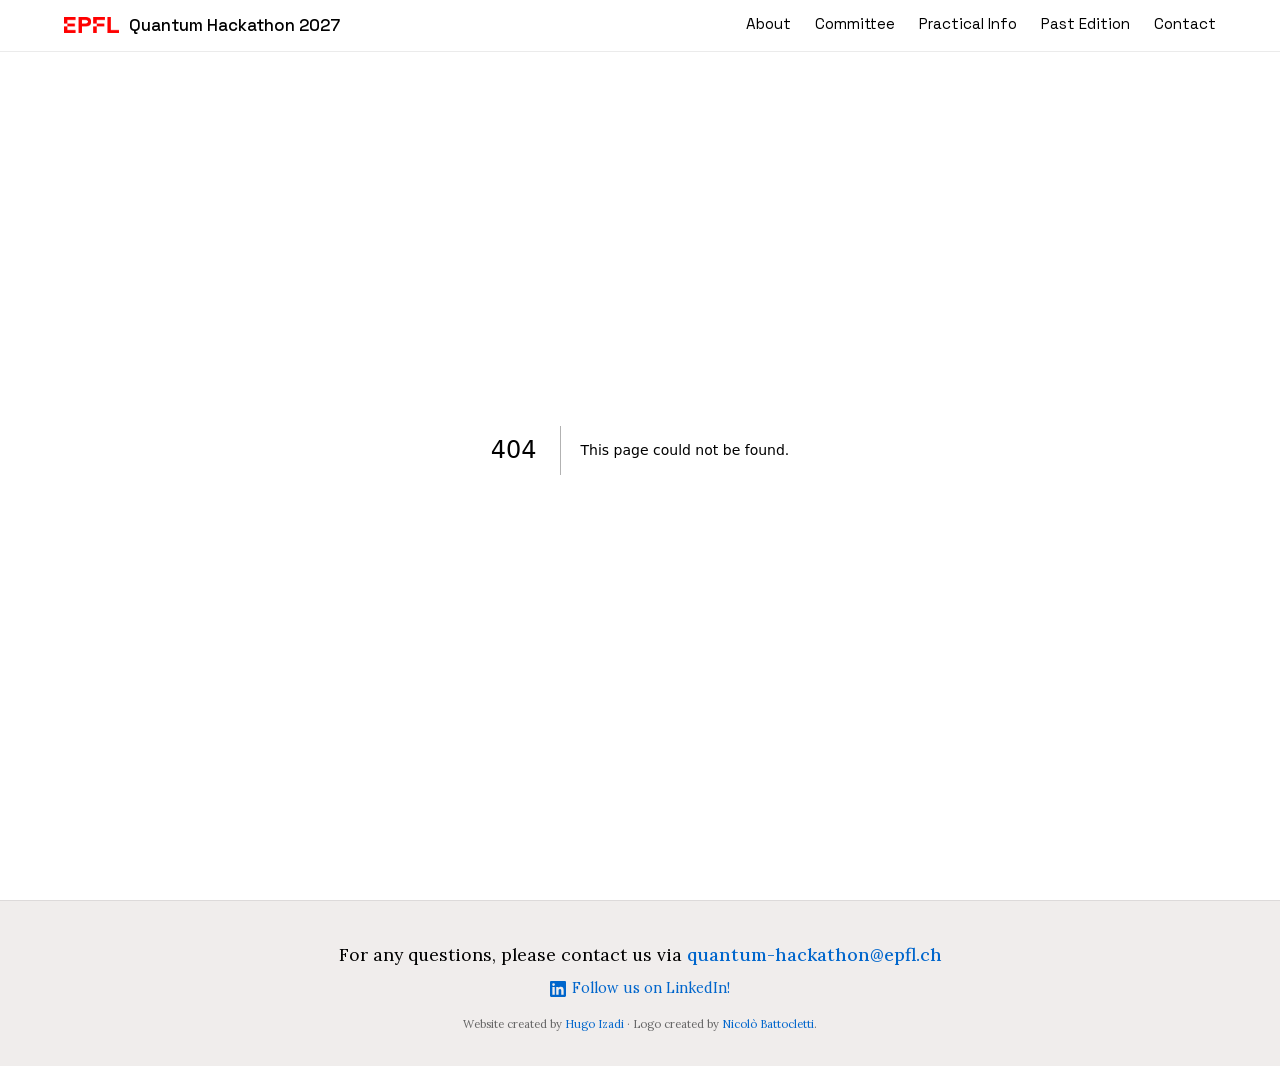
<file: previews/pr-3/404/index.html>
<!DOCTYPE html><html lang="en"><head><meta charSet="utf-8"/><meta name="viewport" content="width=device-width, initial-scale=1"/><link rel="preload" as="image" href="/previews/pr-3/_next/static/media/Logo_EPFL_2019.svg.12ldz2hb6ls-2.png"/><link rel="stylesheet" href="/previews/pr-3/_next/static/chunks/438wj-xehatoh.css" data-precedence="next"/><link rel="preload" as="script" fetchPriority="low" href="/previews/pr-3/_next/static/chunks/03yzat1f4g19n.js"/><script src="/previews/pr-3/_next/static/chunks/3avg60e15xwti.js" async=""></script><script src="/previews/pr-3/_next/static/chunks/2coz-oc0ktg99.js" async=""></script><script src="/previews/pr-3/_next/static/chunks/turbopack-3trc6kvv71dcl.js" async=""></script><script src="/previews/pr-3/_next/static/chunks/1r25y6u1-4bvw.js" async=""></script><meta name="robots" content="noindex"/><meta name="theme-color" content="#ffffff"/><title>EPFL Quantum Hackathon 2027 | Lausanne, Switzerland</title><meta name="description" content="Join the EPFL Quantum Hackathon, a three-day quantum computing hackathon at EPFL in Lausanne, Switzerland, on March 12–14, 2027. No prior quantum experience required."/><link rel="manifest" href="/previews/pr-3/site.webmanifest"/><meta name="keywords" content="EPFL,Quantum Hackathon,Quantum Computing,Lausanne,Programming,Hackathon,Quantum Science,Quantum Engineering,Quantum Challenges,Innovation,Technology,Collaboration,Networking,Prizes"/><link rel="canonical" href="https://qpflhackathon.github.io/"/><meta name="google-site-verification" content="2pYWuJ-tNP5xi4Yy2YxbjZFLzrxeaA31fk44xfrjtmo"/><meta property="og:title" content="EPFL Quantum Hackathon 2027"/><meta property="og:description" content="Three days of quantum computing challenges, talks and hacking at EPFL in Lausanne, Switzerland, March 12–14, 2027."/><meta property="og:url" content="https://qpflhackathon.github.io/"/><meta property="og:site_name" content="EPFL Quantum Hackathon"/><meta property="og:locale" content="en_US"/><meta property="og:image" content="https://qpflhackathon.github.io/previews/pr-3/og-image.png"/><meta property="og:image:type" content="image/png"/><meta property="og:image:width" content="1200"/><meta property="og:image:height" content="630"/><meta property="og:image:alt" content="EPFL Quantum Hackathon (QPFL) logo"/><meta property="og:type" content="website"/><meta name="twitter:card" content="summary_large_image"/><meta name="twitter:title" content="EPFL Quantum Hackathon 2027"/><meta name="twitter:description" content="Three days of quantum computing challenges, talks and hacking at EPFL in Lausanne, Switzerland, March 12–14, 2027."/><meta name="twitter:image" content="https://qpflhackathon.github.io/previews/pr-3/og-image.png"/><meta name="twitter:image:alt" content="EPFL Quantum Hackathon (QPFL) logo"/><meta name="twitter:image:type" content="image/png"/><meta name="twitter:image:width" content="1200"/><meta name="twitter:image:height" content="630"/><link rel="icon" href="/previews/pr-3/favicon.ico" sizes="32x32"/><link rel="icon" href="/previews/pr-3/favicon-32x32.png" type="image/png" sizes="32x32"/><link rel="icon" href="/previews/pr-3/favicon-16x16.png" type="image/png" sizes="16x16"/><link rel="apple-touch-icon" href="/previews/pr-3/apple-touch-icon.png" sizes="180x180"/><meta name="next-size-adjust" content=""/><title>404: This page could not be found.</title><script src="/previews/pr-3/_next/static/chunks/0cz1d0mv5g_q7.js" noModule=""></script></head><body class="lora_c1f8a1fb-module__drd4za__variable space_grotesk_c4bee369-module__3dukea__variable bg-white font-main leading-[1.6] text-taupe"><div hidden=""><!--$--><!--/$--></div><header class="fixed inset-x-0 top-0 z-100 border-b border-black/8 bg-white/95 backdrop-blur-[10px]"><div class="mx-auto flex max-w-[1200px] items-center justify-between px-4 py-3 md:px-6"><a href="#top" class="flex items-center gap-2.5"><img alt="EPFL Logo" width="330" height="96" decoding="async" data-nimg="1" class="h-4 w-auto" style="color:transparent" src="/previews/pr-3/_next/static/media/Logo_EPFL_2019.svg.12ldz2hb6ls-2.png"/><span class="font-ui text-[1.05rem] font-medium">Quantum Hackathon 2027</span></a><button type="button" aria-label="Toggle navigation" aria-controls="primary-nav" aria-expanded="false" class="cursor-pointer p-[0.3rem] md:hidden"><span class="my-1 block h-0.5 w-5 bg-taupe transition duration-200 "></span><span class="my-1 block h-0.5 w-5 bg-taupe transition duration-200 "></span></button><nav id="primary-nav" class="absolute inset-x-0 top-full flex flex-col gap-6 overflow-hidden bg-white/98 px-6 pt-2 pb-4 font-ui transition-[max-height,opacity] duration-250 md:pointer-events-auto md:static md:max-h-none md:flex-row md:overflow-visible md:bg-transparent md:p-0 md:opacity-100 pointer-events-none max-h-0 opacity-0"><a href="#about" class="relative pb-0.5 text-[0.95rem] after:absolute after:bottom-0 after:left-0 after:h-0.5 after:w-0 after:bg-taupe after:transition-[width] after:duration-200 hover:after:w-full focus-visible:after:w-full max-md:py-[0.35rem]">About</a><a href="#committee" class="relative pb-0.5 text-[0.95rem] after:absolute after:bottom-0 after:left-0 after:h-0.5 after:w-0 after:bg-taupe after:transition-[width] after:duration-200 hover:after:w-full focus-visible:after:w-full max-md:py-[0.35rem]">Committee</a><a href="#practical" class="relative pb-0.5 text-[0.95rem] after:absolute after:bottom-0 after:left-0 after:h-0.5 after:w-0 after:bg-taupe after:transition-[width] after:duration-200 hover:after:w-full focus-visible:after:w-full max-md:py-[0.35rem]">Practical Info</a><a href="#2026" class="relative pb-0.5 text-[0.95rem] after:absolute after:bottom-0 after:left-0 after:h-0.5 after:w-0 after:bg-taupe after:transition-[width] after:duration-200 hover:after:w-full focus-visible:after:w-full max-md:py-[0.35rem]">Past Edition</a><a href="#contact" class="relative pb-0.5 text-[0.95rem] after:absolute after:bottom-0 after:left-0 after:h-0.5 after:w-0 after:bg-taupe after:transition-[width] after:duration-200 hover:after:w-full focus-visible:after:w-full max-md:py-[0.35rem]">Contact</a></nav></div></header><main><div style="font-family:system-ui,&quot;Segoe UI&quot;,Roboto,Helvetica,Arial,sans-serif,&quot;Apple Color Emoji&quot;,&quot;Segoe UI Emoji&quot;;height:100vh;text-align:center;display:flex;flex-direction:column;align-items:center;justify-content:center"><div><style>body{color:#000;background:#fff;margin:0}.next-error-h1{border-right:1px solid rgba(0,0,0,.3)}@media (prefers-color-scheme:dark){body{color:#fff;background:#000}.next-error-h1{border-right:1px solid rgba(255,255,255,.3)}}</style><h1 class="next-error-h1" style="display:inline-block;margin:0 20px 0 0;padding:0 23px 0 0;font-size:24px;font-weight:500;vertical-align:top;line-height:49px">404</h1><div style="display:inline-block"><h2 style="font-size:14px;font-weight:400;line-height:49px;margin:0">This page could not be found.</h2></div></div></div><!--$--><!--/$--></main><footer id="contact" class="border-t border-black/8 bg-sand px-6 pt-10 pb-8"><div class="mx-auto flex max-w-[1000px] flex-col items-center text-center"><p class="mb-2 text-[1.1rem]">For any questions, please contact us via<!-- --> <a href="mailto:quantum-hackathon@epfl.ch" class="font-medium text-link">quantum-hackathon@epfl.ch</a></p><a target="_blank" rel="noopener noreferrer" class="inline-flex items-center gap-1.5 text-[0.9rem] text-link" href="https://www.linkedin.com/company/epfl-quantum-hackathon"><svg viewBox="0 0 24 24" fill="currentColor" aria-hidden="true" class="size-4"><path d="M20.447 20.452h-3.554v-5.569c0-1.328-.027-3.037-1.852-3.037-1.853 0-2.136 1.445-2.136 2.939v5.667H9.351V9h3.414v1.561h.046c.477-.9 1.637-1.85 3.37-1.85 3.601 0 4.267 2.37 4.267 5.455v6.286zM5.337 7.433a2.062 2.062 0 1 1 0-4.125 2.062 2.062 0 0 1 0 4.125zm1.782 13.019H3.555V9h3.564v11.452zM22.225 0H1.771C.792 0 0 .774 0 1.729v20.542C0 23.227.792 24 1.771 24h20.451C23.2 24 24 23.227 24 22.271V1.729C24 .774 23.2 0 22.222 0h.003z"></path></svg>Follow us on LinkedIn!</a><p class="mt-4 text-[0.7rem] text-subtle">Website created by<!-- --> <a target="_blank" rel="noopener noreferrer" class="text-link" href="https://www.linkedin.com/in/hugoizadi/">Hugo Izadi</a> <!-- -->· Logo created by<!-- --> <a target="_blank" rel="noopener noreferrer" class="text-link" href="https://www.linkedin.com/in/nicolobattocletti/">Nicolò Battocletti</a>.</p></div></footer><script src="/previews/pr-3/_next/static/chunks/03yzat1f4g19n.js" id="_R_" async=""></script><script>(self.__next_f=self.__next_f||[]).push([0])</script><script>self.__next_f.push([1,"1:\"$Sreact.fragment\"\n2:I[2971,[\"/previews/pr-3/_next/static/chunks/1r25y6u1-4bvw.js\"],\"Header\"]\n3:I[179,[\"/previews/pr-3/_next/static/chunks/1r25y6u1-4bvw.js\"],\"default\"]\n4:I[63928,[\"/previews/pr-3/_next/static/chunks/1r25y6u1-4bvw.js\"],\"default\"]\na:I[57260,[\"/previews/pr-3/_next/static/chunks/1r25y6u1-4bvw.js\"],\"default\",1]\n:HL[\"/previews/pr-3/_next/static/chunks/438wj-xehatoh.css\",\"style\"]\n8:X\n0:{\"P\":null,\"c\":[\"\",\"_not-found\",\"\"],\"q\":\"\",\"i\":false,\"f\":[[[\"\",{\"children\":[\"/_not-found\",{\"children\":[\"__PAGE__\",{},\"$undefined\",\"$undefined\",4608]},\"$undefined\",\"$undefined\",4608]},\"$undefined\",\"$undefined\",4624],[[\"$\",\"$1\",\"c\",{\"children\":[[[\"$\",\"link\",\"0\",{\"rel\":\"stylesheet\",\"href\":\"/previews/pr-3/_next/static/chunks/438wj-xehatoh.css\",\"precedence\":\"next\",\"crossOrigin\":\"$undefined\",\"nonce\":\"$undefined\"}],[\"$\",\"script\",\"script-0\",{\"src\":\"/previews/pr-3/_next/static/chunks/1r25y6u1-4bvw.js\",\"async\":true,\"nonce\":\"$undefined\"}]],[\"$\",\"html\",null,{\"lang\":\"en\",\"children\":[\"$\",\"body\",null,{\"className\":\"lora_c1f8a1fb-module__drd4za__variable space_grotesk_c4bee369-module__3dukea__variable bg-white font-main leading-[1.6] text-taupe\",\"children\":[[\"$\",\"$L2\",null,{}],[\"$\",\"main\",null,{\"children\":[\"$\",\"$L3\",null,{\"parallelRouterKey\":\"children\",\"error\":\"$undefined\",\"errorStyles\":\"$undefined\",\"errorScripts\":\"$undefined\",\"template\":[\"$\",\"$L4\",null,{}],\"templateStyles\":\"$undefined\",\"templateScripts\":\"$undefined\",\"notFound\":[[[\"$\",\"title\",null,{\"children\":\"404: This page could not be found.\"}],[\"$\",\"div\",null,{\"style\":{\"fontFamily\":\"system-ui,\\\"Segoe UI\\\",Roboto,Helvetica,Arial,sans-serif,\\\"Apple Color Emoji\\\",\\\"Segoe UI Emoji\\\"\",\"height\":\"100vh\",\"textAlign\":\"center\",\"display\":\"flex\",\"flexDirection\":\"column\",\"alignItems\":\"center\",\"justifyContent\":\"center\"},\"children\":[\"$\",\"div\",null,{\"children\":[[\"$\",\"style\",null,{\"dangerouslySetInnerHTML\":{\"__html\":\"body{color:#000;background:#fff;margin:0}.next-error-h1{border-right:1px solid rgba(0,0,0,.3)}@media (prefers-color-scheme:dark){body{color:#fff;background:#000}.next-error-h1{border-right:1px solid rgba(255,255,255,.3)}}\"}}],[\"$\",\"h1\",null,{\"className\":\"next-error-h1\",\"style\":{\"display\":\"inline-block\",\"margin\":\"0 20px 0 0\",\"padding\":\"0 23px 0 0\",\"fontSize\":24,\"fontWeight\":500,\"verticalAlign\":\"top\",\"lineHeight\":\"49px\"},\"children\":404}],[\"$\",\"div\",null,{\"style\":{\"display\":\"inline-block\"},\"children\":[\"$\",\"h2\",null,{\"style\":{\"fontSize\":14,\"fontWeight\":400,\"lineHeight\":\"49px\",\"margin\":0},\"children\":\"This page could not be found.\"}]}]]}]}]],[]],\"forbidden\":\"$undefined\",\"unauthorized\":\"$undefined\"}]}],[\"$\",\"footer\",null,{\"id\":\"contact\",\"className\":\"border-t border-black/8 bg-sand px-6 pt-10 pb-8\",\"children\":[\"$\",\"div\",null,{\"className\":\"mx-auto flex max-w-[1000px] flex-col items-center text-center\",\"children\":[[\"$\",\"p\",null,{\"className\":\"mb-2 text-[1.1rem]\",\"children\":[\"For any questions, please contact us via\",\" \",[\"$\",\"a\",null,{\"href\":\"mailto:quantum-hackathon@epfl.ch\",\"className\":\"font-medium text-link\",\"children\":\"quantum-hackathon@epfl.ch\"}]]}],[\"$\",\"a\",null,{\"target\":\"_blank\",\"rel\":\"noopener noreferrer\",\"className\":\"inline-flex items-center gap-1.5 text-[0.9rem] text-link\",\"href\":\"https://www.linkedin.com/company/epfl-quantum-hackathon\",\"children\":[[\"$\",\"svg\",null,{\"viewBox\":\"0 0 24 24\",\"fill\":\"currentColor\",\"aria-hidden\":\"true\",\"className\":\"size-4\",\"children\":[\"$\",\"path\",null,{\"d\":\"M20.447 20.452h-3.554v-5.569c0-1.328-.027-3.037-1.852-3.037-1.853 0-2.136 1.445-2.136 2.939v5.667H9.351V9h3.414v1.561h.046c.477-.9 1.637-1.85 3.37-1.85 3.601 0 4.267 2.37 4.267 5.455v6.286zM5.337 7.433a2.062 2.062 0 1 1 0-4.125 2.062 2.062 0 0 1 0 4.125zm1.782 13.019H3.555V9h3.564v11.452zM22.225 0H1.771C.792 0 0 .774 0 1.729v20.542C0 23.227.792 24 1.771 24h20.451C23.2 24 24 23.227 24 22.271V1.729C24 .774 23.2 0 22.222 0h.003z\"}]}],\"Follow us on LinkedIn!\"]}],[\"$\",\"p\",null,{\"className\":\"mt-4 text-[0.7rem] text-subtle\",\"children\":[\"Website created by\",\" \",[\"$\",\"a\",null,{\"target\":\"_blank\",\"rel\":\"noopener noreferrer\",\"className\":\"text-link\",\"href\":\"https://www.linkedin.com/in/hugoizadi/\",\"children\":\"Hugo Izadi\"}],\" \",\"· Logo created by\",\" \",[\"$\",\"a\",null,{\"target\":\"_blank\",\"rel\":\"noopener noreferrer\",\"className\":\"text-link\",\"href\":\"https://www.linkedin.com/in/nicolobattocletti/\",\"children\":\"Nicolò Battocletti\"}],\".\"]}]]}]}]]}]}]]}],{\"children\":[[\"$\",\"$1\",\"c\",{\"children\":[null,[\"$\",\"$L3\",null,{\"parallelRouterKey\":\"children\",\"error\":\"$undefined\",\"errorStyles\":\"$undefined\",\"errorScripts\":\"$undefined\",\"template\":[\"$\",\"$L4\",null,{}],\"templateStyles\":\"$undefined\",\"templateScripts\":\"$undefined\",\"notFound\":\"$undefined\",\"forbidden\":\"$undefined\",\"unauthorized\":\"$undefined\"}]]}],{\"children\":[[\"$\",\"$1\",\"c\",{\"children\":[[[\"$\",\"title\",null,{\"children\":\"404: This page could not be found.\"}],[\"$\",\"div\",null,{\"style\":\"$0:f:0:1:0:props:children:1:props:children:props:children:1:props:children:props:notFound:0:1:props:style\",\"children\":[\"$\",\"div\",null,{\"children\":[[\"$\",\"style\",null,{\"dangerouslySetInnerHTML\":{\"__html\":\"body{color:#000;background:#fff;margin:0}.next-error-h1{border-right:1px solid rgba(0,0,0,.3)}@media (prefers-color-scheme:dark){body{color:#fff;background:#000}.next-error-h1{border-right:1px solid rgba(255,255,255,.3)}}\"}}],\"$L5\",\"$L6\"]}]}]],null,\"$L7\"]}],{},null,false,null]},null,false,\"$8\"]},null,false,null],\"$L9\",false]],\"m\":\"$undefined\",\"G\":[\"$a\",[\"$Lb\"]],\"S\":true,\"h\":null,\"r\":\"$undefined\",\"s\":\"$undefined\",\"a\":\"$undefined\",\"l\":\"$undefined\",\"p\":\"$undefined\",\"d\":\"$undefined\",\"b\":\"oZLYntOxRDQ0WZ5X01U28\"}\nc:I[65458,[\"/previews/pr-3/_next/static/chunks/1r25y6u1-4bvw.js\"],\"OutletBoundary\"]\nd:\"$Sreact.suspense\"\nf:I[65458,[\"/previews/pr-3/_next/static/chunks/1r25y6u1-4bvw.js\"],\"ViewportBoundary\"]\n11:I[65458,[\"/previews/pr-3/_next/static/chunks/1r25y6u1-4bvw.js\"],\"MetadataBoundary\"]\n5:[\"$\",\"h1\",null,{\"className\":\"next-error-h1\",\"style\":\"$0:f:0:1:0:props:children:1:props:children:props:children:1:props:children:props:notFound:0:1:props:children:props:children:1:props:style\",\"children\":404}]\n6:[\"$\",\"div\",null,{\"style\":\"$0:f:0:1:0:props:children:1:props:children:props:children:1:props:children:props:notFound:0:1:props:children:props:children:2:props:style\",\"children\":[\"$\",\"h2\",null,{\"style\":\"$0:f:0:1:0:props:children:1:props:children:props:children:1:props:children:props:notFound:0:1:props:children:props:children:2:props:children:props:style\",\"children\":\"This page could not be found.\"}]}]\n7:[\"$\",\"$Lc\",null,{\"children\":[\"$\",\"$d\",null,{\"name\":\"Next.MetadataOutlet\",\"children\":\"$@e\"}]}]\n9:[\"$\",\"$1\",\"h\",{\"children\":[[\"$\",\"meta\",null,{\"name\":\"robots\",\"content\":\"noindex\"}],[\"$\",\"$Lf\",null,{\"children\":\"$L10\"}],[\"$\",\"div\",null,{\"hidden\":true,\"children\":[\"$\",\"$L11\",null,{\"children\":[\"$\",\"$d\",null,{\"name\":\"Next.Metadata\",\"children\":\"$L12\"}]}]}],[\"$\",\"meta\",null,{\"name\":\"next-size-adjust\",\"content\":\"\"}]]}]\nb:[\"$\",\"link\",\"0\",{\"rel\":\"stylesheet\",\"href\":\"/previews/pr-3/_next/static/chunks/438wj-xehatoh.css\",\"precedence\":\"next\",\"crossOrigin\":\"$undefined\",\"nonce\":\"$undefined\"}]\n8:C\n10:[[\"$\",\"meta\",\"0\",{\"charSet\":\"utf-8\"}],[\"$\",\"meta\",\"1\",{\"name\":\"viewport\",\"content\":\"width=device-width, initial-scale=1\"}],[\"$\",\"meta\",\"2\",{\"name\":\"theme-color\",\"content\":\"#ffffff\"}]]\n13:I[77233,[\"/previews/pr-3/_next/static/chunks/1r25y6u1-4bvw.js\"],\"IconMark\"]\ne:null\n12:[[\"$\",\"title\",\"0\",{\"children\":\"EPFL Quantum Hackathon 2027 | Lausanne, Switzerland\"}],[\"$\",\"meta\",\"1\",{\"name\":\"description\",\"content\":\"Join the EPFL Quantum Hackathon, a three-day quantum computing hackathon at EPFL in Lausanne, Switzerland, on March 12–14, 2027. No prior quantum experience required.\"}],[\"$\",\"link\",\"2\",{\"rel\":\"manifest\",\"href\":\"/previews/pr-3/site.webmanifest\",\"crossOrigin\":\"$undefined\"}],[\"$\",\"meta\",\"3\",{\"name\":\"keywords\",\"content\":\"EPFL,Quantum Hackathon,Quantum Computing,Lausanne,Programming,Hackathon,Quantum Science,Quantum Engineering,Quantum Challenges,Innovation,Technology,Collaboration,Networking,Prizes\"}],[\"$\",\"link\",\"4\",{\"rel\":\"canonical\",\"href\":\"https://qpflhackathon.github.io/\"}],[\"$\",\"meta\",\"5\",{\"name\":\"google-site-verification\",\"content\":\"2pYWuJ-tNP5xi4Yy2YxbjZFLzrxeaA31fk44xfrjtmo\"}],[\"$\",\"meta\",\"6\",{\"property\":\"og:title\",\"content\":\"EPFL Quantum Hackathon 2027\"}],[\"$\",\"meta\",\"7\",{\"property\":\"og:description\",\"content\":\"Three days of quantum computing challenges, talks and hacking at EPFL in Lausanne, Switzerland, March 12–14, 2027.\"}],[\"$\",\"meta\",\"8\",{\"property\":\"og:url\",\"content\":\"https://qpflhackathon.github.io/\"}],[\"$\",\"meta\",\"9\",{\"property\":\"og:site_name\",\"content\":\"EPFL Quantum Hackathon\"}],[\"$\",\"meta\",\"10\",{\"property\":\"og:locale\",\"content\":\"en_US\"}],[\"$\",\"meta\",\"11\",{\"property\":\"og:image\",\"content\":\"https://qpflhackathon.github.io/previews/pr-3/og-image.png\"}],[\"$\",\"meta\",\"12\",{\"property\":\"og:image:type\",\"content\":\"image/png\"}],[\"$\",\"meta\",\"13\",{\"property\":\"og:image:width\",\"content\":\"1200\"}],[\"$\",\"meta\",\"14\",{\"property\":\"og:image:height\",\"content\":\"630\"}],[\"$\",\"meta\",\"15\",{\"property\":\"og:image:alt\",\"content\":\"EPFL Quantum Hackathon (QPFL) logo\"}],[\"$\",\"meta\",\"16\",{\"property\":\"og:type\",\"content\":\"website\"}],[\"$\",\"meta\",\"17\",{\"name\":\"twitter:card\",\"content\":\"summary_large_image\"}],[\"$\",\"meta\",\"18\",{\"name\":\"twitter:title\",\"content\":\"EPFL Quantum Hackathon 2027\"}],[\"$\",\"meta\",\"19\",{\"name\":\"twitter:description\",\"content\":\"Three days of quantum computing challenges, talks and hacking at EPFL in Lausanne, Switzerland, March 12–14, 2027.\"}],[\"$\",\"meta\",\"20\",{\"name\":\"twitter:image\",\"content\":\"https://qpflhackathon.github.io/previews/pr-3/og-image.png\"}],[\"$\",\"meta\",\"21\",{\"name\":\"twitter:image:alt\",\"content\":\"EPFL Quantum Hackathon (QPFL) logo\"}],[\"$\",\"meta\",\"22\",{\"name\":\"twitter:image:type\",\"content\":\"image/png\"}],[\"$\",\"meta\",\"23\",{\"name\":\"twitter:image:width\",\"content\":\"1200\"}],[\"$\",\"meta\",\"24\",{\"name\":\"twitter:image:height\",\"content\":\"630\"}],[\"$\",\"link\",\"25\",{\"rel\":\"icon\",\"href\":\"/previews/pr-3/favicon.ico\",\"sizes\":\"32x32\"}],[\"$\",\"link\",\"26\",{\"rel\":\"icon\",\"href\":\"/previews/pr-3/favicon-32x32.png\",\"type\":\"image/png\",\"sizes\":\"32x32\"}],[\"$\",\"link\",\"27\",{\"rel\":\"icon\",\"href\":\"/previews/pr-3/favicon-16x16.png\",\"type\":\"image/png\",\"sizes\":\"16x16\"}],[\"$\",\"link\",\"28\",{\"rel\":\"apple-touch-icon\",\"href\":\"/previews/pr-3/apple-touch-icon.png\",\"sizes\":\"180x180\"}],[\"$\",\"$L13\",\"29\",{}]]\n"])</script></body></html>
</file>
<file: previews/pr-3/_next/static/chunks/438wj-xehatoh.css>
@font-face{font-family:Lora;font-style:normal;font-weight:400;font-display:swap;src:url(../media/e7150917543fc9da-s.0mybutugvu-lq.woff2)format("woff2");unicode-range:U+460-52F,U+1C80-1C8A,U+20B4,U+2DE0-2DFF,U+A640-A69F,U+FE2E-FE2F}@font-face{font-family:Lora;font-style:normal;font-weight:400;font-display:swap;src:url(../media/71fbf9c08529c2a5-s.2fpqrm51ez0iq.woff2)format("woff2");unicode-range:U+301,U+400-45F,U+490-491,U+4B0-4B1,U+2116}@font-face{font-family:Lora;font-style:normal;font-weight:400;font-display:swap;src:url(../media/e9457141811d41ae-s.02frcczqg7k-8.woff2)format("woff2");unicode-range:U+302-303,U+305,U+307-308,U+310,U+312,U+315,U+31A,U+326-327,U+32C,U+32F-330,U+332-333,U+338,U+33A,U+346,U+34D,U+391-3A1,U+3A3-3A9,U+3B1-3C9,U+3D1,U+3D5-3D6,U+3F0-3F1,U+3F4-3F5,U+2016-2017,U+2034-2038,U+203C,U+2040,U+2043,U+2047,U+2050,U+2057,U+205F,U+2070-2071,U+2074-208E,U+2090-209C,U+20D0-20DC,U+20E1,U+20E5-20EF,U+2100-2112,U+2114-2115,U+2117-2121,U+2123-214F,U+2190,U+2192,U+2194-21AE,U+21B0-21E5,U+21F1-21F2,U+21F4-2211,U+2213-2214,U+2216-22FF,U+2308-230B,U+2310,U+2319,U+231C-2321,U+2336-237A,U+237C,U+2395,U+239B-23B7,U+23D0,U+23DC-23E1,U+2474-2475,U+25AF,U+25B3,U+25B7,U+25BD,U+25C1,U+25CA,U+25CC,U+25FB,U+266D-266F,U+27C0-27FF,U+2900-2AFF,U+2B0E-2B11,U+2B30-2B4C,U+2BFE,U+3030,U+FF5B,U+FF5D,U+1D400-1D7FF,U+1EE??}@font-face{font-family:Lora;font-style:normal;font-weight:400;font-display:swap;src:url(../media/ac34884600cd8d5d-s.2936i88_6qsfd.woff2)format("woff2");unicode-range:U+1-C,U+E-1F,U+7F-9F,U+20DD-20E0,U+20E2-20E4,U+2150-218F,U+2190,U+2192,U+2194-2199,U+21AF,U+21E6-21F0,U+21F3,U+2218-2219,U+2299,U+22C4-22C6,U+2300-243F,U+2440-244A,U+2460-24FF,U+25A0-27BF,U+28??,U+2921-2922,U+2981,U+29BF,U+29EB,U+2B??,U+4DC0-4DFF,U+FFF9-FFFB,U+10140-1018E,U+10190-1019C,U+101A0,U+101D0-101FD,U+102E0-102FB,U+10E60-10E7E,U+1D2C0-1D2D3,U+1D2E0-1D37F,U+1F0??,U+1F100-1F1AD,U+1F1E6-1F1FF,U+1F30D-1F30F,U+1F315,U+1F31C,U+1F31E,U+1F320-1F32C,U+1F336,U+1F378,U+1F37D,U+1F382,U+1F393-1F39F,U+1F3A7-1F3A8,U+1F3AC-1F3AF,U+1F3C2,U+1F3C4-1F3C6,U+1F3CA-1F3CE,U+1F3D4-1F3E0,U+1F3ED,U+1F3F1-1F3F3,U+1F3F5-1F3F7,U+1F408,U+1F415,U+1F41F,U+1F426,U+1F43F,U+1F441-1F442,U+1F444,U+1F446-1F449,U+1F44C-1F44E,U+1F453,U+1F46A,U+1F47D,U+1F4A3,U+1F4B0,U+1F4B3,U+1F4B9,U+1F4BB,U+1F4BF,U+1F4C8-1F4CB,U+1F4D6,U+1F4DA,U+1F4DF,U+1F4E3-1F4E6,U+1F4EA-1F4ED,U+1F4F7,U+1F4F9-1F4FB,U+1F4FD-1F4FE,U+1F503,U+1F507-1F50B,U+1F50D,U+1F512-1F513,U+1F53E-1F54A,U+1F54F-1F5FA,U+1F610,U+1F650-1F67F,U+1F687,U+1F68D,U+1F691,U+1F694,U+1F698,U+1F6AD,U+1F6B2,U+1F6B9-1F6BA,U+1F6BC,U+1F6C6-1F6CF,U+1F6D3-1F6D7,U+1F6E0-1F6EA,U+1F6F0-1F6F3,U+1F6F7-1F6FC,U+1F7??,U+1F800-1F80B,U+1F810-1F847,U+1F850-1F859,U+1F860-1F887,U+1F890-1F8AD,U+1F8B0-1F8BB,U+1F8C0-1F8C1,U+1F900-1F90B,U+1F93B,U+1F946,U+1F984,U+1F996,U+1F9E9,U+1FA00-1FA6F,U+1FA70-1FA7C,U+1FA80-1FA89,U+1FA8F-1FAC6,U+1FACE-1FADC,U+1FADF-1FAE9,U+1FAF0-1FAF8,U+1FB??}@font-face{font-family:Lora;font-style:normal;font-weight:400;font-display:swap;src:url(../media/e1ccd2766b08c828-s.15gdzqknx46iu.woff2)format("woff2");unicode-range:U+102-103,U+110-111,U+128-129,U+168-169,U+1A0-1A1,U+1AF-1B0,U+300-301,U+303-304,U+308-309,U+323,U+329,U+1EA0-1EF9,U+20AB}@font-face{font-family:Lora;font-style:normal;font-weight:400;font-display:swap;src:url(../media/507a47c1876d4ec2-s.2qdkzeru_ecot.woff2)format("woff2");unicode-range:U+100-2BA,U+2BD-2C5,U+2C7-2CC,U+2CE-2D7,U+2DD-2FF,U+304,U+308,U+329,U+1D00-1DBF,U+1E00-1E9F,U+1EF2-1EFF,U+2020,U+20A0-20AB,U+20AD-20C0,U+2113,U+2C60-2C7F,U+A720-A7FF}@font-face{font-family:Lora;font-style:normal;font-weight:400;font-display:swap;src:url(../media/8c2eb9ceedecfc8e-s.p.23aeddxv5enbo.woff2)format("woff2");unicode-range:U+??,U+131,U+152-153,U+2BB-2BC,U+2C6,U+2DA,U+2DC,U+304,U+308,U+329,U+2000-206F,U+20AC,U+2122,U+2191,U+2193,U+2212,U+2215,U+FEFF,U+FFFD}@font-face{font-family:Lora;font-style:normal;font-weight:500;font-display:swap;src:url(../media/e7150917543fc9da-s.0mybutugvu-lq.woff2)format("woff2");unicode-range:U+460-52F,U+1C80-1C8A,U+20B4,U+2DE0-2DFF,U+A640-A69F,U+FE2E-FE2F}@font-face{font-family:Lora;font-style:normal;font-weight:500;font-display:swap;src:url(../media/71fbf9c08529c2a5-s.2fpqrm51ez0iq.woff2)format("woff2");unicode-range:U+301,U+400-45F,U+490-491,U+4B0-4B1,U+2116}@font-face{font-family:Lora;font-style:normal;font-weight:500;font-display:swap;src:url(../media/e9457141811d41ae-s.02frcczqg7k-8.woff2)format("woff2");unicode-range:U+302-303,U+305,U+307-308,U+310,U+312,U+315,U+31A,U+326-327,U+32C,U+32F-330,U+332-333,U+338,U+33A,U+346,U+34D,U+391-3A1,U+3A3-3A9,U+3B1-3C9,U+3D1,U+3D5-3D6,U+3F0-3F1,U+3F4-3F5,U+2016-2017,U+2034-2038,U+203C,U+2040,U+2043,U+2047,U+2050,U+2057,U+205F,U+2070-2071,U+2074-208E,U+2090-209C,U+20D0-20DC,U+20E1,U+20E5-20EF,U+2100-2112,U+2114-2115,U+2117-2121,U+2123-214F,U+2190,U+2192,U+2194-21AE,U+21B0-21E5,U+21F1-21F2,U+21F4-2211,U+2213-2214,U+2216-22FF,U+2308-230B,U+2310,U+2319,U+231C-2321,U+2336-237A,U+237C,U+2395,U+239B-23B7,U+23D0,U+23DC-23E1,U+2474-2475,U+25AF,U+25B3,U+25B7,U+25BD,U+25C1,U+25CA,U+25CC,U+25FB,U+266D-266F,U+27C0-27FF,U+2900-2AFF,U+2B0E-2B11,U+2B30-2B4C,U+2BFE,U+3030,U+FF5B,U+FF5D,U+1D400-1D7FF,U+1EE??}@font-face{font-family:Lora;font-style:normal;font-weight:500;font-display:swap;src:url(../media/ac34884600cd8d5d-s.2936i88_6qsfd.woff2)format("woff2");unicode-range:U+1-C,U+E-1F,U+7F-9F,U+20DD-20E0,U+20E2-20E4,U+2150-218F,U+2190,U+2192,U+2194-2199,U+21AF,U+21E6-21F0,U+21F3,U+2218-2219,U+2299,U+22C4-22C6,U+2300-243F,U+2440-244A,U+2460-24FF,U+25A0-27BF,U+28??,U+2921-2922,U+2981,U+29BF,U+29EB,U+2B??,U+4DC0-4DFF,U+FFF9-FFFB,U+10140-1018E,U+10190-1019C,U+101A0,U+101D0-101FD,U+102E0-102FB,U+10E60-10E7E,U+1D2C0-1D2D3,U+1D2E0-1D37F,U+1F0??,U+1F100-1F1AD,U+1F1E6-1F1FF,U+1F30D-1F30F,U+1F315,U+1F31C,U+1F31E,U+1F320-1F32C,U+1F336,U+1F378,U+1F37D,U+1F382,U+1F393-1F39F,U+1F3A7-1F3A8,U+1F3AC-1F3AF,U+1F3C2,U+1F3C4-1F3C6,U+1F3CA-1F3CE,U+1F3D4-1F3E0,U+1F3ED,U+1F3F1-1F3F3,U+1F3F5-1F3F7,U+1F408,U+1F415,U+1F41F,U+1F426,U+1F43F,U+1F441-1F442,U+1F444,U+1F446-1F449,U+1F44C-1F44E,U+1F453,U+1F46A,U+1F47D,U+1F4A3,U+1F4B0,U+1F4B3,U+1F4B9,U+1F4BB,U+1F4BF,U+1F4C8-1F4CB,U+1F4D6,U+1F4DA,U+1F4DF,U+1F4E3-1F4E6,U+1F4EA-1F4ED,U+1F4F7,U+1F4F9-1F4FB,U+1F4FD-1F4FE,U+1F503,U+1F507-1F50B,U+1F50D,U+1F512-1F513,U+1F53E-1F54A,U+1F54F-1F5FA,U+1F610,U+1F650-1F67F,U+1F687,U+1F68D,U+1F691,U+1F694,U+1F698,U+1F6AD,U+1F6B2,U+1F6B9-1F6BA,U+1F6BC,U+1F6C6-1F6CF,U+1F6D3-1F6D7,U+1F6E0-1F6EA,U+1F6F0-1F6F3,U+1F6F7-1F6FC,U+1F7??,U+1F800-1F80B,U+1F810-1F847,U+1F850-1F859,U+1F860-1F887,U+1F890-1F8AD,U+1F8B0-1F8BB,U+1F8C0-1F8C1,U+1F900-1F90B,U+1F93B,U+1F946,U+1F984,U+1F996,U+1F9E9,U+1FA00-1FA6F,U+1FA70-1FA7C,U+1FA80-1FA89,U+1FA8F-1FAC6,U+1FACE-1FADC,U+1FADF-1FAE9,U+1FAF0-1FAF8,U+1FB??}@font-face{font-family:Lora;font-style:normal;font-weight:500;font-display:swap;src:url(../media/e1ccd2766b08c828-s.15gdzqknx46iu.woff2)format("woff2");unicode-range:U+102-103,U+110-111,U+128-129,U+168-169,U+1A0-1A1,U+1AF-1B0,U+300-301,U+303-304,U+308-309,U+323,U+329,U+1EA0-1EF9,U+20AB}@font-face{font-family:Lora;font-style:normal;font-weight:500;font-display:swap;src:url(../media/507a47c1876d4ec2-s.2qdkzeru_ecot.woff2)format("woff2");unicode-range:U+100-2BA,U+2BD-2C5,U+2C7-2CC,U+2CE-2D7,U+2DD-2FF,U+304,U+308,U+329,U+1D00-1DBF,U+1E00-1E9F,U+1EF2-1EFF,U+2020,U+20A0-20AB,U+20AD-20C0,U+2113,U+2C60-2C7F,U+A720-A7FF}@font-face{font-family:Lora;font-style:normal;font-weight:500;font-display:swap;src:url(../media/8c2eb9ceedecfc8e-s.p.23aeddxv5enbo.woff2)format("woff2");unicode-range:U+??,U+131,U+152-153,U+2BB-2BC,U+2C6,U+2DA,U+2DC,U+304,U+308,U+329,U+2000-206F,U+20AC,U+2122,U+2191,U+2193,U+2212,U+2215,U+FEFF,U+FFFD}@font-face{font-family:Lora;font-style:normal;font-weight:600;font-display:swap;src:url(../media/e7150917543fc9da-s.0mybutugvu-lq.woff2)format("woff2");unicode-range:U+460-52F,U+1C80-1C8A,U+20B4,U+2DE0-2DFF,U+A640-A69F,U+FE2E-FE2F}@font-face{font-family:Lora;font-style:normal;font-weight:600;font-display:swap;src:url(../media/71fbf9c08529c2a5-s.2fpqrm51ez0iq.woff2)format("woff2");unicode-range:U+301,U+400-45F,U+490-491,U+4B0-4B1,U+2116}@font-face{font-family:Lora;font-style:normal;font-weight:600;font-display:swap;src:url(../media/e9457141811d41ae-s.02frcczqg7k-8.woff2)format("woff2");unicode-range:U+302-303,U+305,U+307-308,U+310,U+312,U+315,U+31A,U+326-327,U+32C,U+32F-330,U+332-333,U+338,U+33A,U+346,U+34D,U+391-3A1,U+3A3-3A9,U+3B1-3C9,U+3D1,U+3D5-3D6,U+3F0-3F1,U+3F4-3F5,U+2016-2017,U+2034-2038,U+203C,U+2040,U+2043,U+2047,U+2050,U+2057,U+205F,U+2070-2071,U+2074-208E,U+2090-209C,U+20D0-20DC,U+20E1,U+20E5-20EF,U+2100-2112,U+2114-2115,U+2117-2121,U+2123-214F,U+2190,U+2192,U+2194-21AE,U+21B0-21E5,U+21F1-21F2,U+21F4-2211,U+2213-2214,U+2216-22FF,U+2308-230B,U+2310,U+2319,U+231C-2321,U+2336-237A,U+237C,U+2395,U+239B-23B7,U+23D0,U+23DC-23E1,U+2474-2475,U+25AF,U+25B3,U+25B7,U+25BD,U+25C1,U+25CA,U+25CC,U+25FB,U+266D-266F,U+27C0-27FF,U+2900-2AFF,U+2B0E-2B11,U+2B30-2B4C,U+2BFE,U+3030,U+FF5B,U+FF5D,U+1D400-1D7FF,U+1EE??}@font-face{font-family:Lora;font-style:normal;font-weight:600;font-display:swap;src:url(../media/ac34884600cd8d5d-s.2936i88_6qsfd.woff2)format("woff2");unicode-range:U+1-C,U+E-1F,U+7F-9F,U+20DD-20E0,U+20E2-20E4,U+2150-218F,U+2190,U+2192,U+2194-2199,U+21AF,U+21E6-21F0,U+21F3,U+2218-2219,U+2299,U+22C4-22C6,U+2300-243F,U+2440-244A,U+2460-24FF,U+25A0-27BF,U+28??,U+2921-2922,U+2981,U+29BF,U+29EB,U+2B??,U+4DC0-4DFF,U+FFF9-FFFB,U+10140-1018E,U+10190-1019C,U+101A0,U+101D0-101FD,U+102E0-102FB,U+10E60-10E7E,U+1D2C0-1D2D3,U+1D2E0-1D37F,U+1F0??,U+1F100-1F1AD,U+1F1E6-1F1FF,U+1F30D-1F30F,U+1F315,U+1F31C,U+1F31E,U+1F320-1F32C,U+1F336,U+1F378,U+1F37D,U+1F382,U+1F393-1F39F,U+1F3A7-1F3A8,U+1F3AC-1F3AF,U+1F3C2,U+1F3C4-1F3C6,U+1F3CA-1F3CE,U+1F3D4-1F3E0,U+1F3ED,U+1F3F1-1F3F3,U+1F3F5-1F3F7,U+1F408,U+1F415,U+1F41F,U+1F426,U+1F43F,U+1F441-1F442,U+1F444,U+1F446-1F449,U+1F44C-1F44E,U+1F453,U+1F46A,U+1F47D,U+1F4A3,U+1F4B0,U+1F4B3,U+1F4B9,U+1F4BB,U+1F4BF,U+1F4C8-1F4CB,U+1F4D6,U+1F4DA,U+1F4DF,U+1F4E3-1F4E6,U+1F4EA-1F4ED,U+1F4F7,U+1F4F9-1F4FB,U+1F4FD-1F4FE,U+1F503,U+1F507-1F50B,U+1F50D,U+1F512-1F513,U+1F53E-1F54A,U+1F54F-1F5FA,U+1F610,U+1F650-1F67F,U+1F687,U+1F68D,U+1F691,U+1F694,U+1F698,U+1F6AD,U+1F6B2,U+1F6B9-1F6BA,U+1F6BC,U+1F6C6-1F6CF,U+1F6D3-1F6D7,U+1F6E0-1F6EA,U+1F6F0-1F6F3,U+1F6F7-1F6FC,U+1F7??,U+1F800-1F80B,U+1F810-1F847,U+1F850-1F859,U+1F860-1F887,U+1F890-1F8AD,U+1F8B0-1F8BB,U+1F8C0-1F8C1,U+1F900-1F90B,U+1F93B,U+1F946,U+1F984,U+1F996,U+1F9E9,U+1FA00-1FA6F,U+1FA70-1FA7C,U+1FA80-1FA89,U+1FA8F-1FAC6,U+1FACE-1FADC,U+1FADF-1FAE9,U+1FAF0-1FAF8,U+1FB??}@font-face{font-family:Lora;font-style:normal;font-weight:600;font-display:swap;src:url(../media/e1ccd2766b08c828-s.15gdzqknx46iu.woff2)format("woff2");unicode-range:U+102-103,U+110-111,U+128-129,U+168-169,U+1A0-1A1,U+1AF-1B0,U+300-301,U+303-304,U+308-309,U+323,U+329,U+1EA0-1EF9,U+20AB}@font-face{font-family:Lora;font-style:normal;font-weight:600;font-display:swap;src:url(../media/507a47c1876d4ec2-s.2qdkzeru_ecot.woff2)format("woff2");unicode-range:U+100-2BA,U+2BD-2C5,U+2C7-2CC,U+2CE-2D7,U+2DD-2FF,U+304,U+308,U+329,U+1D00-1DBF,U+1E00-1E9F,U+1EF2-1EFF,U+2020,U+20A0-20AB,U+20AD-20C0,U+2113,U+2C60-2C7F,U+A720-A7FF}@font-face{font-family:Lora;font-style:normal;font-weight:600;font-display:swap;src:url(../media/8c2eb9ceedecfc8e-s.p.23aeddxv5enbo.woff2)format("woff2");unicode-range:U+??,U+131,U+152-153,U+2BB-2BC,U+2C6,U+2DA,U+2DC,U+304,U+308,U+329,U+2000-206F,U+20AC,U+2122,U+2191,U+2193,U+2212,U+2215,U+FEFF,U+FFFD}@font-face{font-family:Lora Fallback;src:local(Times New Roman);ascent-override:87.33%;descent-override:23.78%;line-gap-override:0.0%;size-adjust:115.2%}.lora_c1f8a1fb-module__drd4za__className{font-family:Lora,Lora Fallback;font-style:normal}.lora_c1f8a1fb-module__drd4za__variable{--font-lora:"Lora", "Lora Fallback"}
@font-face{font-family:Space Grotesk;font-style:normal;font-weight:400;font-display:swap;src:url(../media/32687112bd2dd8db-s.1gepa_7fcx9fm.woff2)format("woff2");unicode-range:U+102-103,U+110-111,U+128-129,U+168-169,U+1A0-1A1,U+1AF-1B0,U+300-301,U+303-304,U+308-309,U+323,U+329,U+1EA0-1EF9,U+20AB}@font-face{font-family:Space Grotesk;font-style:normal;font-weight:400;font-display:swap;src:url(../media/28868e710e86be81-s.2eksvhm1z0jwa.woff2)format("woff2");unicode-range:U+100-2BA,U+2BD-2C5,U+2C7-2CC,U+2CE-2D7,U+2DD-2FF,U+304,U+308,U+329,U+1D00-1DBF,U+1E00-1E9F,U+1EF2-1EFF,U+2020,U+20A0-20AB,U+20AD-20C0,U+2113,U+2C60-2C7F,U+A720-A7FF}@font-face{font-family:Space Grotesk;font-style:normal;font-weight:400;font-display:swap;src:url(../media/0c89a48fa5027cee-s.p.2cyn07wtgehh0.woff2)format("woff2");unicode-range:U+??,U+131,U+152-153,U+2BB-2BC,U+2C6,U+2DA,U+2DC,U+304,U+308,U+329,U+2000-206F,U+20AC,U+2122,U+2191,U+2193,U+2212,U+2215,U+FEFF,U+FFFD}@font-face{font-family:Space Grotesk;font-style:normal;font-weight:500;font-display:swap;src:url(../media/32687112bd2dd8db-s.1gepa_7fcx9fm.woff2)format("woff2");unicode-range:U+102-103,U+110-111,U+128-129,U+168-169,U+1A0-1A1,U+1AF-1B0,U+300-301,U+303-304,U+308-309,U+323,U+329,U+1EA0-1EF9,U+20AB}@font-face{font-family:Space Grotesk;font-style:normal;font-weight:500;font-display:swap;src:url(../media/28868e710e86be81-s.2eksvhm1z0jwa.woff2)format("woff2");unicode-range:U+100-2BA,U+2BD-2C5,U+2C7-2CC,U+2CE-2D7,U+2DD-2FF,U+304,U+308,U+329,U+1D00-1DBF,U+1E00-1E9F,U+1EF2-1EFF,U+2020,U+20A0-20AB,U+20AD-20C0,U+2113,U+2C60-2C7F,U+A720-A7FF}@font-face{font-family:Space Grotesk;font-style:normal;font-weight:500;font-display:swap;src:url(../media/0c89a48fa5027cee-s.p.2cyn07wtgehh0.woff2)format("woff2");unicode-range:U+??,U+131,U+152-153,U+2BB-2BC,U+2C6,U+2DA,U+2DC,U+304,U+308,U+329,U+2000-206F,U+20AC,U+2122,U+2191,U+2193,U+2212,U+2215,U+FEFF,U+FFFD}@font-face{font-family:Space Grotesk;font-style:normal;font-weight:600;font-display:swap;src:url(../media/32687112bd2dd8db-s.1gepa_7fcx9fm.woff2)format("woff2");unicode-range:U+102-103,U+110-111,U+128-129,U+168-169,U+1A0-1A1,U+1AF-1B0,U+300-301,U+303-304,U+308-309,U+323,U+329,U+1EA0-1EF9,U+20AB}@font-face{font-family:Space Grotesk;font-style:normal;font-weight:600;font-display:swap;src:url(../media/28868e710e86be81-s.2eksvhm1z0jwa.woff2)format("woff2");unicode-range:U+100-2BA,U+2BD-2C5,U+2C7-2CC,U+2CE-2D7,U+2DD-2FF,U+304,U+308,U+329,U+1D00-1DBF,U+1E00-1E9F,U+1EF2-1EFF,U+2020,U+20A0-20AB,U+20AD-20C0,U+2113,U+2C60-2C7F,U+A720-A7FF}@font-face{font-family:Space Grotesk;font-style:normal;font-weight:600;font-display:swap;src:url(../media/0c89a48fa5027cee-s.p.2cyn07wtgehh0.woff2)format("woff2");unicode-range:U+??,U+131,U+152-153,U+2BB-2BC,U+2C6,U+2DA,U+2DC,U+304,U+308,U+329,U+2000-206F,U+20AC,U+2122,U+2191,U+2193,U+2212,U+2215,U+FEFF,U+FFFD}@font-face{font-family:Space Grotesk Fallback;src:local(Arial);ascent-override:89.71%;descent-override:26.62%;line-gap-override:0.0%;size-adjust:109.69%}.space_grotesk_c4bee369-module__3dukea__className{font-family:Space Grotesk,Space Grotesk Fallback;font-style:normal}.space_grotesk_c4bee369-module__3dukea__variable{--font-space-grotesk:"Space Grotesk", "Space Grotesk Fallback"}
@layer properties{@supports (((-webkit-hyphens:none)) and (not (margin-trim:inline))) or ((-moz-orient:inline) and (not (color:rgb(from red r g b)))){*,:before,:after,::backdrop{--tw-translate-x:0;--tw-translate-y:0;--tw-translate-z:0;--tw-scroll-snap-strictness:proximity;--tw-space-y-reverse:0;--tw-border-style:solid;--tw-leading:initial;--tw-font-weight:initial;--tw-tracking:initial;--tw-shadow:0 0 #0000;--tw-shadow-color:initial;--tw-shadow-alpha:100%;--tw-inset-shadow:0 0 #0000;--tw-inset-shadow-color:initial;--tw-inset-shadow-alpha:100%;--tw-ring-color:initial;--tw-ring-shadow:0 0 #0000;--tw-inset-ring-color:initial;--tw-inset-ring-shadow:0 0 #0000;--tw-ring-inset:initial;--tw-ring-offset-width:0px;--tw-ring-offset-color:#fff;--tw-ring-offset-shadow:0 0 #0000;--tw-backdrop-blur:initial;--tw-backdrop-brightness:initial;--tw-backdrop-contrast:initial;--tw-backdrop-grayscale:initial;--tw-backdrop-hue-rotate:initial;--tw-backdrop-invert:initial;--tw-backdrop-opacity:initial;--tw-backdrop-saturate:initial;--tw-backdrop-sepia:initial;--tw-duration:initial;--tw-content:""}}}@layer theme{:root,:host{--font-sans:-apple-system, BlinkMacSystemFont, "Segoe UI", Roboto, "Helvetica Neue", "Noto Sans", Arial, sans-serif, "Apple Color Emoji", "Segoe UI Emoji", "Segoe UI Symbol", "Noto Color Emoji";--font-mono:ui-monospace, SFMono-Regular, Menlo, Monaco, Consolas, "Liberation Mono", "Courier New", monospace;--color-black:#000;--color-white:#fff;--spacing:.25rem;--text-sm:.875rem;--text-sm--line-height:calc(1.25 / .875);--text-xl:1.25rem;--text-xl--line-height:calc(1.75 / 1.25);--font-weight-medium:500;--font-weight-semibold:600;--radius-lg:.5rem;--radius-xl:.75rem;--default-transition-duration:.15s;--default-transition-timing-function:cubic-bezier(.4, 0, .2, 1);--default-font-family:var(--font-sans);--default-mono-font-family:var(--font-mono);--color-rouge:red;--color-leman:#00a79f;--color-canard:#007480;--color-taupe:#413d3a;--color-perle:#cac7c7;--color-surface:#fafafa;--color-sand:#f0edec;--color-link:#06c;--color-subtle:#666}}@layer base{*,:after,:before,::backdrop{box-sizing:border-box;border:0 solid;margin:0;padding:0}::file-selector-button{box-sizing:border-box;border:0 solid;margin:0;padding:0}html,:host{-webkit-text-size-adjust:100%;tab-size:4;line-height:1.5;font-family:var(--default-font-family,-apple-system, BlinkMacSystemFont, "Segoe UI", Roboto, "Helvetica Neue", "Noto Sans", Arial, sans-serif, "Apple Color Emoji", "Segoe UI Emoji", "Segoe UI Symbol", "Noto Color Emoji");font-feature-settings:var(--default-font-feature-settings,normal);font-variation-settings:var(--default-font-variation-settings,normal);-webkit-tap-highlight-color:transparent}hr{height:0;color:inherit;border-top-width:1px}abbr:where([title]){-webkit-text-decoration:underline dotted;text-decoration:underline dotted}h1,h2,h3,h4,h5,h6{font-size:inherit;font-weight:inherit}a{color:inherit;-webkit-text-decoration:inherit;-webkit-text-decoration:inherit;-webkit-text-decoration:inherit;-webkit-text-decoration:inherit;text-decoration:inherit}b,strong{font-weight:bolder}code,kbd,samp,pre{font-family:var(--default-mono-font-family,ui-monospace, SFMono-Regular, Menlo, Monaco, Consolas, "Liberation Mono", "Courier New", monospace);font-feature-settings:var(--default-mono-font-feature-settings,normal);font-variation-settings:var(--default-mono-font-variation-settings,normal);font-size:1em}small{font-size:80%}sub,sup{vertical-align:baseline;font-size:75%;line-height:0;position:relative}sub{bottom:-.25em}sup{top:-.5em}table{text-indent:0;border-color:inherit;border-collapse:collapse}:-moz-focusring:where(:not(iframe)){outline:auto}progress{vertical-align:baseline}summary{display:list-item}ol,ul,menu{list-style:none}img,svg,video,canvas,audio,iframe,embed,object{vertical-align:middle;display:block}img,video{max-width:100%;height:auto}button,input,select,optgroup,textarea{font:inherit;font-feature-settings:inherit;font-variation-settings:inherit;letter-spacing:inherit;color:inherit;opacity:1;background-color:#0000;border-radius:0}::file-selector-button{font:inherit;font-feature-settings:inherit;font-variation-settings:inherit;letter-spacing:inherit;color:inherit;opacity:1;background-color:#0000;border-radius:0}:where(select:is([multiple],[size])) optgroup{font-weight:bolder}:where(select:is([multiple],[size])) optgroup option{padding-inline-start:20px}::file-selector-button{margin-inline-end:4px}::placeholder{opacity:1}@supports (not ((-webkit-appearance:-apple-pay-button))) or (contain-intrinsic-size:1px){::placeholder{color:currentColor}@supports (color:color-mix(in lab, red, red)){::placeholder{color:color-mix(in oklab, currentcolor 50%, transparent)}}}textarea{resize:vertical}::-webkit-search-decoration{-webkit-appearance:none}::-webkit-date-and-time-value{min-height:1lh;text-align:inherit}::-webkit-datetime-edit{display:inline-flex}::-webkit-datetime-edit-fields-wrapper{padding:0}::-webkit-datetime-edit{padding-block:0}::-webkit-datetime-edit-year-field{padding-block:0}::-webkit-datetime-edit-month-field{padding-block:0}::-webkit-datetime-edit-day-field{padding-block:0}::-webkit-datetime-edit-hour-field{padding-block:0}::-webkit-datetime-edit-minute-field{padding-block:0}::-webkit-datetime-edit-second-field{padding-block:0}::-webkit-datetime-edit-millisecond-field{padding-block:0}::-webkit-datetime-edit-meridiem-field{padding-block:0}::-webkit-calendar-picker-indicator{line-height:1}:-moz-ui-invalid{box-shadow:none}button,input:where([type=button],[type=reset],[type=submit]){appearance:button}::file-selector-button{appearance:button}::-webkit-inner-spin-button{height:auto}::-webkit-outer-spin-button{height:auto}[hidden]:where(:not([hidden=until-found])){display:none!important}}@layer components;@layer utilities{.pointer-events-none{pointer-events:none}.absolute{position:absolute}.fixed{position:fixed}.relative{position:relative}.static{position:static}.sticky{position:sticky}.inset-x-0{inset-inline:0}.top-0{top:0}.top-full{top:100%}.z-100{z-index:100}.mx-auto{margin-inline:auto}.my-1{margin-block:var(--spacing)}.my-4{margin-block:calc(var(--spacing) * 4)}.my-8{margin-block:calc(var(--spacing) * 8)}.my-\[0\.67em\]{margin-block:.67em}.mt-2\.5{margin-top:calc(var(--spacing) * 2.5)}.mt-4{margin-top:calc(var(--spacing) * 4)}.mt-6{margin-top:calc(var(--spacing) * 6)}.mt-8{margin-top:calc(var(--spacing) * 8)}.mb-2{margin-bottom:calc(var(--spacing) * 2)}.mb-3{margin-bottom:calc(var(--spacing) * 3)}.mb-4{margin-bottom:calc(var(--spacing) * 4)}.mb-5{margin-bottom:calc(var(--spacing) * 5)}.mb-12{margin-bottom:calc(var(--spacing) * 12)}.block{display:block}.contents{display:contents}.flex{display:flex}.grid{display:grid}.inline{display:inline}.inline-block{display:inline-block}.inline-flex{display:inline-flex}.size-4{width:calc(var(--spacing) * 4);height:calc(var(--spacing) * 4)}.size-20{width:calc(var(--spacing) * 20);height:calc(var(--spacing) * 20)}.size-full{width:100%;height:100%}.h-0\.5{height:calc(var(--spacing) * .5)}.h-4{height:calc(var(--spacing) * 4)}.h-auto{height:auto}.max-h-0{max-height:0}.max-h-80{max-height:calc(var(--spacing) * 80)}.max-h-full{max-height:100%}.min-h-screen{min-height:100vh}.w-5{width:calc(var(--spacing) * 5)}.w-80{width:calc(var(--spacing) * 80)}.w-\[300px\]{width:300px}.w-\[min\(70vw\,700px\)\]{width:min(70vw,700px)}.w-auto{width:auto}.w-full{width:100%}.max-w-\[80\%\]{max-width:80%}.max-w-\[900px\]{max-width:900px}.max-w-\[1000px\]{max-width:1000px}.max-w-\[1200px\]{max-width:1200px}.max-w-full{max-width:100%}.flex-1{flex:1}.flex-\[0_0_210px\]{flex:0 0 210px}.-translate-y-\[3px\]{--tw-translate-y:calc(3px * -1);translate:var(--tw-translate-x) var(--tw-translate-y)}.translate-y-\[3px\]{--tw-translate-y:3px;translate:var(--tw-translate-x) var(--tw-translate-y)}.-rotate-45{rotate:-45deg}.rotate-45{rotate:45deg}.cursor-pointer{cursor:pointer}.snap-x{scroll-snap-type:x var(--tw-scroll-snap-strictness)}.snap-mandatory{--tw-scroll-snap-strictness:mandatory}.snap-start{scroll-snap-align:start}.list-disc{list-style-type:disc}.grid-cols-\[90px_1fr\]{grid-template-columns:90px 1fr}.grid-cols-\[repeat\(auto-fit\,minmax\(160px\,1fr\)\)\]{grid-template-columns:repeat(auto-fit,minmax(160px,1fr))}.flex-col{flex-direction:column}.items-center{align-items:center}.justify-between{justify-content:space-between}.justify-center{justify-content:center}.gap-1\.5{gap:calc(var(--spacing) * 1.5)}.gap-2{gap:calc(var(--spacing) * 2)}.gap-2\.5{gap:calc(var(--spacing) * 2.5)}.gap-4{gap:calc(var(--spacing) * 4)}.gap-5{gap:calc(var(--spacing) * 5)}.gap-6{gap:calc(var(--spacing) * 6)}.gap-8{gap:calc(var(--spacing) * 8)}.gap-10{gap:calc(var(--spacing) * 10)}:where(.space-y-4>:not(:last-child)){--tw-space-y-reverse:0;margin-block-start:calc(calc(var(--spacing) * 4) * var(--tw-space-y-reverse));margin-block-end:calc(calc(var(--spacing) * 4) * calc(1 - var(--tw-space-y-reverse)))}:where(.space-y-\[0\.4rem\]>:not(:last-child)){--tw-space-y-reverse:0;margin-block-start:calc(.4rem * var(--tw-space-y-reverse));margin-block-end:calc(.4rem * calc(1 - var(--tw-space-y-reverse)))}.overflow-hidden{overflow:hidden}.overflow-x-auto{overflow-x:auto}.rounded-\[10px\]{border-radius:10px}.rounded-full{border-radius:3.40282e38px}.rounded-lg{border-radius:var(--radius-lg)}.rounded-xl{border-radius:var(--radius-xl)}.border{border-style:var(--tw-border-style);border-width:1px}.border-\[1\.5px\]{border-style:var(--tw-border-style);border-width:1.5px}.border-t{border-top-style:var(--tw-border-style);border-top-width:1px}.border-b{border-bottom-style:var(--tw-border-style);border-bottom-width:1px}.border-\[\#e2e8f0\]{border-color:#e2e8f0}.border-black\/4{border-color:#0000000a}@supports (color:color-mix(in lab, red, red)){.border-black\/4{border-color:color-mix(in oklab, var(--color-black) 4%, transparent)}}.border-black\/6{border-color:#0000000f}@supports (color:color-mix(in lab, red, red)){.border-black\/6{border-color:color-mix(in oklab, var(--color-black) 6%, transparent)}}.border-black\/8{border-color:#00000014}@supports (color:color-mix(in lab, red, red)){.border-black\/8{border-color:color-mix(in oklab, var(--color-black) 8%, transparent)}}.border-black\/10{border-color:#0000001a}@supports (color:color-mix(in lab, red, red)){.border-black\/10{border-color:color-mix(in oklab, var(--color-black) 10%, transparent)}}.border-canard{border-color:var(--color-canard)}.border-taupe{border-color:var(--color-taupe)}.bg-\[\#f8f9fa\]{background-color:#f8f9fa}.bg-leman{background-color:var(--color-leman)}.bg-perle{background-color:var(--color-perle)}.bg-sand{background-color:var(--color-sand)}.bg-surface{background-color:var(--color-surface)}.bg-taupe{background-color:var(--color-taupe)}.bg-white{background-color:var(--color-white)}.bg-white\/95{background-color:#fffffff2}@supports (color:color-mix(in lab, red, red)){.bg-white\/95{background-color:color-mix(in oklab, var(--color-white) 95%, transparent)}}.bg-white\/98{background-color:#fffffffa}@supports (color:color-mix(in lab, red, red)){.bg-white\/98{background-color:color-mix(in oklab, var(--color-white) 98%, transparent)}}.object-contain{object-fit:contain}.object-cover{object-fit:cover}.p-5{padding:calc(var(--spacing) * 5)}.p-6{padding:calc(var(--spacing) * 6)}.p-\[0\.3rem\]{padding:.3rem}.px-4{padding-inline:calc(var(--spacing) * 4)}.px-6{padding-inline:calc(var(--spacing) * 6)}.px-\[1\.4rem\]{padding-inline:1.4rem}.py-3{padding-block:calc(var(--spacing) * 3)}.py-6{padding-block:calc(var(--spacing) * 6)}.py-\[0\.45rem\]{padding-block:.45rem}.py-\[0\.65rem\]{padding-block:.65rem}.pt-2{padding-top:calc(var(--spacing) * 2)}.pt-10{padding-top:calc(var(--spacing) * 10)}.pt-20{padding-top:calc(var(--spacing) * 20)}.pt-\[1\.1rem\]{padding-top:1.1rem}.pb-0\.5{padding-bottom:calc(var(--spacing) * .5)}.pb-2{padding-bottom:calc(var(--spacing) * 2)}.pb-4{padding-bottom:calc(var(--spacing) * 4)}.pb-8{padding-bottom:calc(var(--spacing) * 8)}.pb-12{padding-bottom:calc(var(--spacing) * 12)}.pb-\[1\.2rem\]{padding-bottom:1.2rem}.pl-\[1\.1rem\]{padding-left:1.1rem}.text-center{text-align:center}.font-main{font-family:var(--font-lora), serif}.font-ui{font-family:var(--font-space-grotesk), sans-serif}.text-sm{font-size:var(--text-sm);line-height:var(--tw-leading,var(--text-sm--line-height))}.text-xl{font-size:var(--text-xl);line-height:var(--tw-leading,var(--text-xl--line-height))}.text-\[0\.7rem\]{font-size:.7rem}.text-\[0\.9rem\]{font-size:.9rem}.text-\[0\.85rem\]{font-size:.85rem}.text-\[0\.95rem\]{font-size:.95rem}.text-\[1\.1rem\]{font-size:1.1rem}.text-\[1\.2rem\]{font-size:1.2rem}.text-\[1\.05rem\]{font-size:1.05rem}.text-\[1\.17rem\]{font-size:1.17rem}.text-\[2\.25rem\]{font-size:2.25rem}.text-\[2rem\]{font-size:2rem}.leading-\[1\.1\]{--tw-leading:1.1;line-height:1.1}.leading-\[1\.6\]{--tw-leading:1.6;line-height:1.6}.font-medium{--tw-font-weight:var(--font-weight-medium);font-weight:var(--font-weight-medium)}.font-semibold{--tw-font-weight:var(--font-weight-semibold);font-weight:var(--font-weight-semibold)}.tracking-\[0\.5px\]{--tw-tracking:.5px;letter-spacing:.5px}.tracking-\[0\.06em\]{--tw-tracking:.06em;letter-spacing:.06em}.whitespace-nowrap{white-space:nowrap}.text-\[\#4a5568\]{color:#4a5568}.text-canard{color:var(--color-canard)}.text-link{color:var(--color-link)}.text-rouge{color:var(--color-rouge)}.text-subtle{color:var(--color-subtle)}.text-taupe{color:var(--color-taupe)}.text-white{color:var(--color-white)}.uppercase{text-transform:uppercase}.underline{text-decoration-line:underline}.opacity-0{opacity:0}.opacity-100{opacity:1}.shadow{--tw-shadow:0 1px 3px 0 var(--tw-shadow-color,#0000001a), 0 1px 2px -1px var(--tw-shadow-color,#0000001a);box-shadow:var(--tw-inset-shadow), var(--tw-inset-ring-shadow), var(--tw-ring-offset-shadow), var(--tw-ring-shadow), var(--tw-shadow)}.shadow-\[0_2px_8px_rgba\(0\,0\,0\,0\.05\)\]{--tw-shadow:0 2px 8px var(--tw-shadow-color,#0000000d);box-shadow:var(--tw-inset-shadow), var(--tw-inset-ring-shadow), var(--tw-ring-offset-shadow), var(--tw-ring-shadow), var(--tw-shadow)}.shadow-\[0_4px_6px_rgba\(0\,0\,0\,0\.1\)\]{--tw-shadow:0 4px 6px var(--tw-shadow-color,#0000001a);box-shadow:var(--tw-inset-shadow), var(--tw-inset-ring-shadow), var(--tw-ring-offset-shadow), var(--tw-ring-shadow), var(--tw-shadow)}.shadow-\[0_10px_25px_rgba\(0\,0\,0\,0\.03\)\]{--tw-shadow:0 10px 25px var(--tw-shadow-color,#00000008);box-shadow:var(--tw-inset-shadow), var(--tw-inset-ring-shadow), var(--tw-ring-offset-shadow), var(--tw-ring-shadow), var(--tw-shadow)}.shadow-card{--tw-shadow:0 8px 20px var(--tw-shadow-color,#00000005);box-shadow:var(--tw-inset-shadow), var(--tw-inset-ring-shadow), var(--tw-ring-offset-shadow), var(--tw-ring-shadow), var(--tw-shadow)}.shadow-soft{--tw-shadow:0 12px 30px var(--tw-shadow-color,#0000000f);box-shadow:var(--tw-inset-shadow), var(--tw-inset-ring-shadow), var(--tw-ring-offset-shadow), var(--tw-ring-shadow), var(--tw-shadow)}.backdrop-blur-\[10px\]{--tw-backdrop-blur:blur(10px);-webkit-backdrop-filter:var(--tw-backdrop-blur,) var(--tw-backdrop-brightness,) var(--tw-backdrop-contrast,) var(--tw-backdrop-grayscale,) var(--tw-backdrop-hue-rotate,) var(--tw-backdrop-invert,) var(--tw-backdrop-opacity,) var(--tw-backdrop-saturate,) var(--tw-backdrop-sepia,);backdrop-filter:var(--tw-backdrop-blur,) var(--tw-backdrop-brightness,) var(--tw-backdrop-contrast,) var(--tw-backdrop-grayscale,) var(--tw-backdrop-hue-rotate,) var(--tw-backdrop-invert,) var(--tw-backdrop-opacity,) var(--tw-backdrop-saturate,) var(--tw-backdrop-sepia,)}.transition{transition-property:color,background-color,border-color,outline-color,text-decoration-color,fill,stroke,--tw-gradient-from,--tw-gradient-via,--tw-gradient-to,opacity,box-shadow,transform,translate,scale,rotate,filter,-webkit-backdrop-filter,backdrop-filter,display,content-visibility,overlay,pointer-events;transition-timing-function:var(--tw-ease,var(--default-transition-timing-function));transition-duration:var(--tw-duration,var(--default-transition-duration))}.transition-\[max-height\,opacity\]{transition-property:max-height,opacity;transition-timing-function:var(--tw-ease,var(--default-transition-timing-function));transition-duration:var(--tw-duration,var(--default-transition-duration))}.duration-200{--tw-duration:.2s;transition-duration:.2s}.duration-250{--tw-duration:.25s;transition-duration:.25s}.after\:absolute:after{content:var(--tw-content);position:absolute}.after\:bottom-0:after{content:var(--tw-content);bottom:0}.after\:left-0:after{content:var(--tw-content);left:0}.after\:h-0\.5:after{content:var(--tw-content);height:calc(var(--spacing) * .5)}.after\:w-0:after{content:var(--tw-content);width:0}.after\:bg-taupe:after{content:var(--tw-content);background-color:var(--color-taupe)}.after\:transition-\[width\]:after{content:var(--tw-content);transition-property:width;transition-timing-function:var(--tw-ease,var(--default-transition-timing-function));transition-duration:var(--tw-duration,var(--default-transition-duration))}.after\:duration-200:after{content:var(--tw-content);--tw-duration:.2s;transition-duration:.2s}.last\:border-b-0:last-child{border-bottom-style:var(--tw-border-style);border-bottom-width:0}@media (hover:hover){.hover\:-translate-y-1:hover{--tw-translate-y:calc(var(--spacing) * -1);translate:var(--tw-translate-x) var(--tw-translate-y)}.hover\:bg-canard:hover{background-color:var(--color-canard)}.hover\:bg-taupe:hover{background-color:var(--color-taupe)}.hover\:text-white:hover{color:var(--color-white)}.hover\:shadow-\[0_8px_16px_rgba\(0\,0\,0\,0\.1\)\]:hover{--tw-shadow:0 8px 16px var(--tw-shadow-color,#0000001a);box-shadow:var(--tw-inset-shadow), var(--tw-inset-ring-shadow), var(--tw-ring-offset-shadow), var(--tw-ring-shadow), var(--tw-shadow)}.hover\:after\:w-full:hover:after{content:var(--tw-content);width:100%}}.focus-visible\:bg-canard:focus-visible{background-color:var(--color-canard)}.focus-visible\:bg-taupe:focus-visible{background-color:var(--color-taupe)}.focus-visible\:text-white:focus-visible{color:var(--color-white)}.focus-visible\:after\:w-full:focus-visible:after{content:var(--tw-content);width:100%}@media not all and (min-width:48rem){.max-md\:py-\[0\.35rem\]{padding-block:.35rem}}@media (min-width:48rem){.md\:pointer-events-auto{pointer-events:auto}.md\:static{position:static}.md\:hidden{display:none}.md\:max-h-none{max-height:none}.md\:flex-1{flex:1}.md\:flex-3{flex:3}.md\:grid-cols-2{grid-template-columns:repeat(2,minmax(0,1fr))}.md\:grid-cols-3{grid-template-columns:repeat(3,minmax(0,1fr))}.md\:flex-row{flex-direction:row}.md\:overflow-visible{overflow:visible}.md\:bg-transparent{background-color:#0000}.md\:p-0{padding:0}.md\:px-6{padding-inline:calc(var(--spacing) * 6)}.md\:pt-24{padding-top:calc(var(--spacing) * 24)}.md\:opacity-100{opacity:1}}@media (min-width:64rem){.lg\:max-w-\[1000px\]{max-width:1000px}.lg\:pt-26{padding-top:calc(var(--spacing) * 26)}}}@property --tw-translate-x{syntax:"*";inherits:false;initial-value:0}@property --tw-translate-y{syntax:"*";inherits:false;initial-value:0}@property --tw-translate-z{syntax:"*";inherits:false;initial-value:0}@property --tw-scroll-snap-strictness{syntax:"*";inherits:false;initial-value:proximity}@property --tw-space-y-reverse{syntax:"*";inherits:false;initial-value:0}@property --tw-border-style{syntax:"*";inherits:false;initial-value:solid}@property --tw-leading{syntax:"*";inherits:false}@property --tw-font-weight{syntax:"*";inherits:false}@property --tw-tracking{syntax:"*";inherits:false}@property --tw-shadow{syntax:"*";inherits:false;initial-value:0 0 #0000}@property --tw-shadow-color{syntax:"*";inherits:false}@property --tw-shadow-alpha{syntax:"<percentage>";inherits:false;initial-value:100%}@property --tw-inset-shadow{syntax:"*";inherits:false;initial-value:0 0 #0000}@property --tw-inset-shadow-color{syntax:"*";inherits:false}@property --tw-inset-shadow-alpha{syntax:"<percentage>";inherits:false;initial-value:100%}@property --tw-ring-color{syntax:"*";inherits:false}@property --tw-ring-shadow{syntax:"*";inherits:false;initial-value:0 0 #0000}@property --tw-inset-ring-color{syntax:"*";inherits:false}@property --tw-inset-ring-shadow{syntax:"*";inherits:false;initial-value:0 0 #0000}@property --tw-ring-inset{syntax:"*";inherits:false}@property --tw-ring-offset-width{syntax:"<length>";inherits:false;initial-value:0}@property --tw-ring-offset-color{syntax:"*";inherits:false;initial-value:#fff}@property --tw-ring-offset-shadow{syntax:"*";inherits:false;initial-value:0 0 #0000}@property --tw-backdrop-blur{syntax:"*";inherits:false}@property --tw-backdrop-brightness{syntax:"*";inherits:false}@property --tw-backdrop-contrast{syntax:"*";inherits:false}@property --tw-backdrop-grayscale{syntax:"*";inherits:false}@property --tw-backdrop-hue-rotate{syntax:"*";inherits:false}@property --tw-backdrop-invert{syntax:"*";inherits:false}@property --tw-backdrop-opacity{syntax:"*";inherits:false}@property --tw-backdrop-saturate{syntax:"*";inherits:false}@property --tw-backdrop-sepia{syntax:"*";inherits:false}@property --tw-duration{syntax:"*";inherits:false}@property --tw-content{syntax:"*";inherits:false;initial-value:""}
</file>
